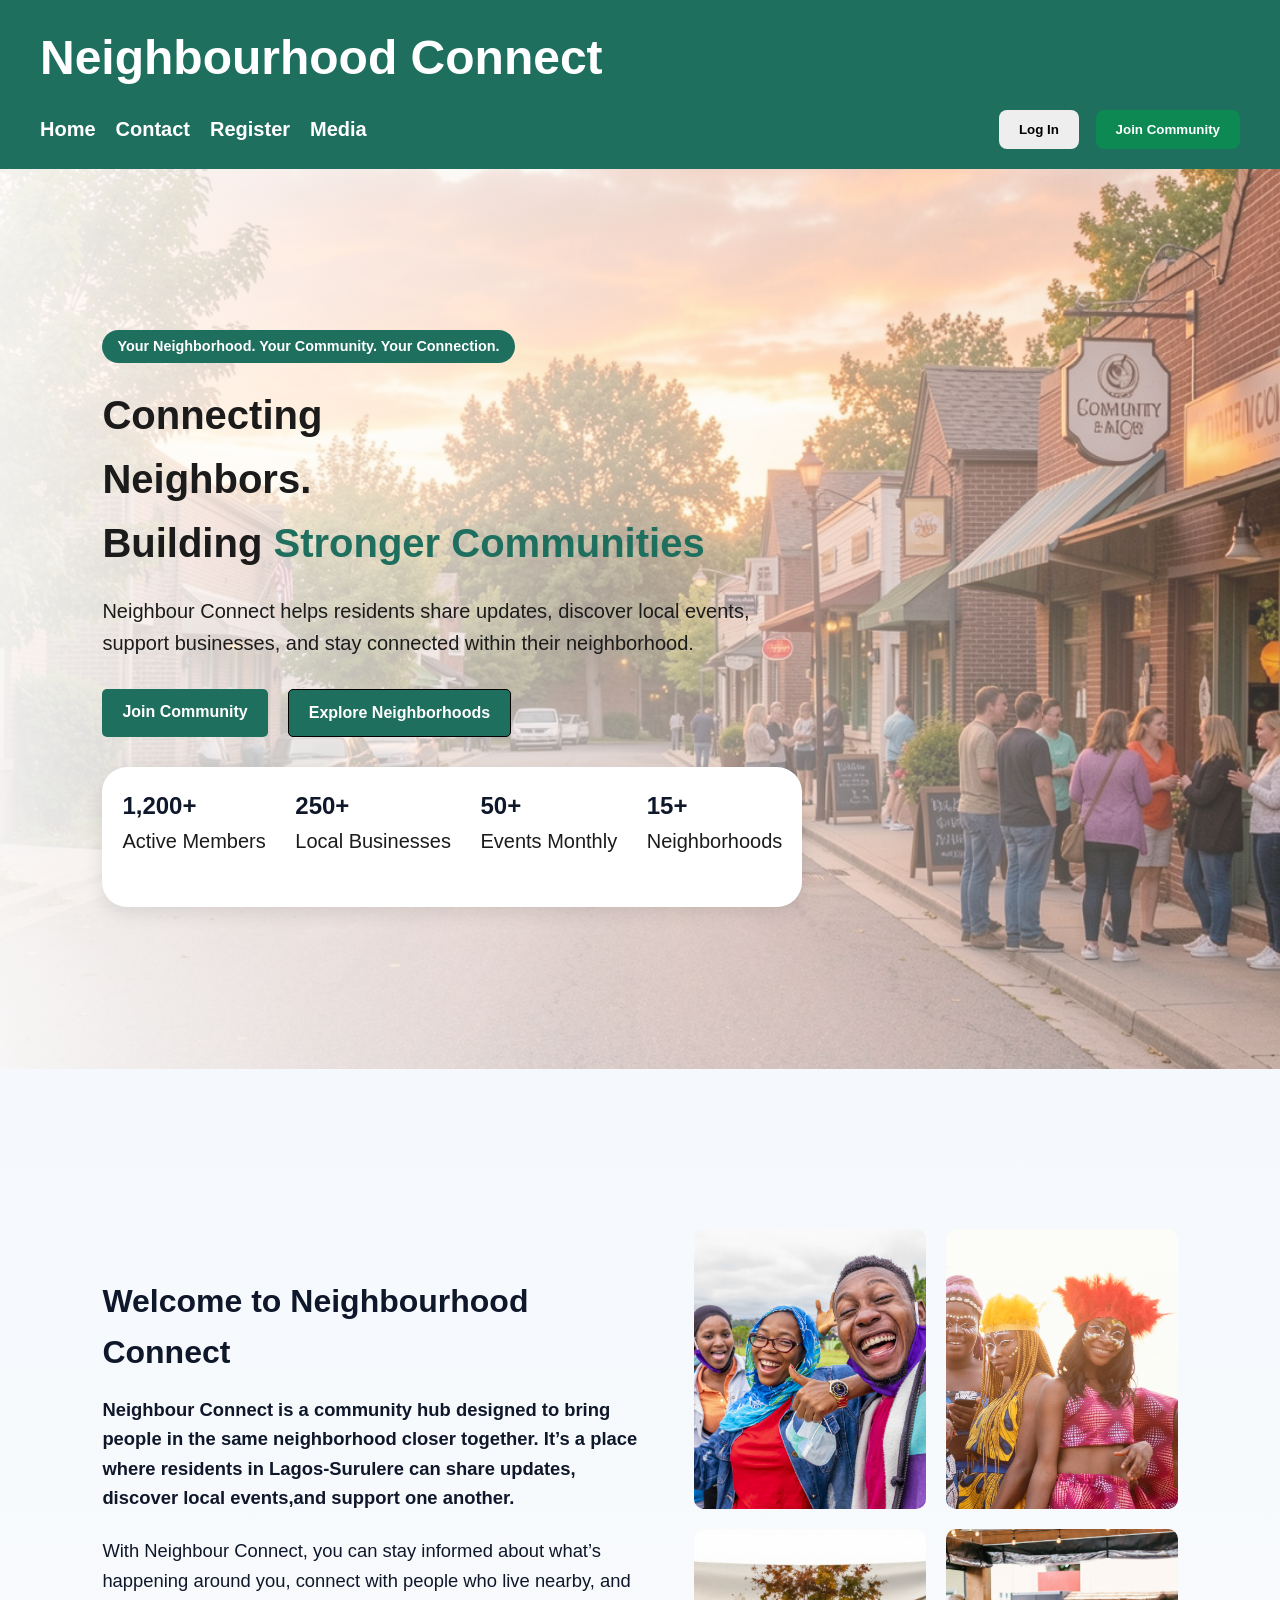
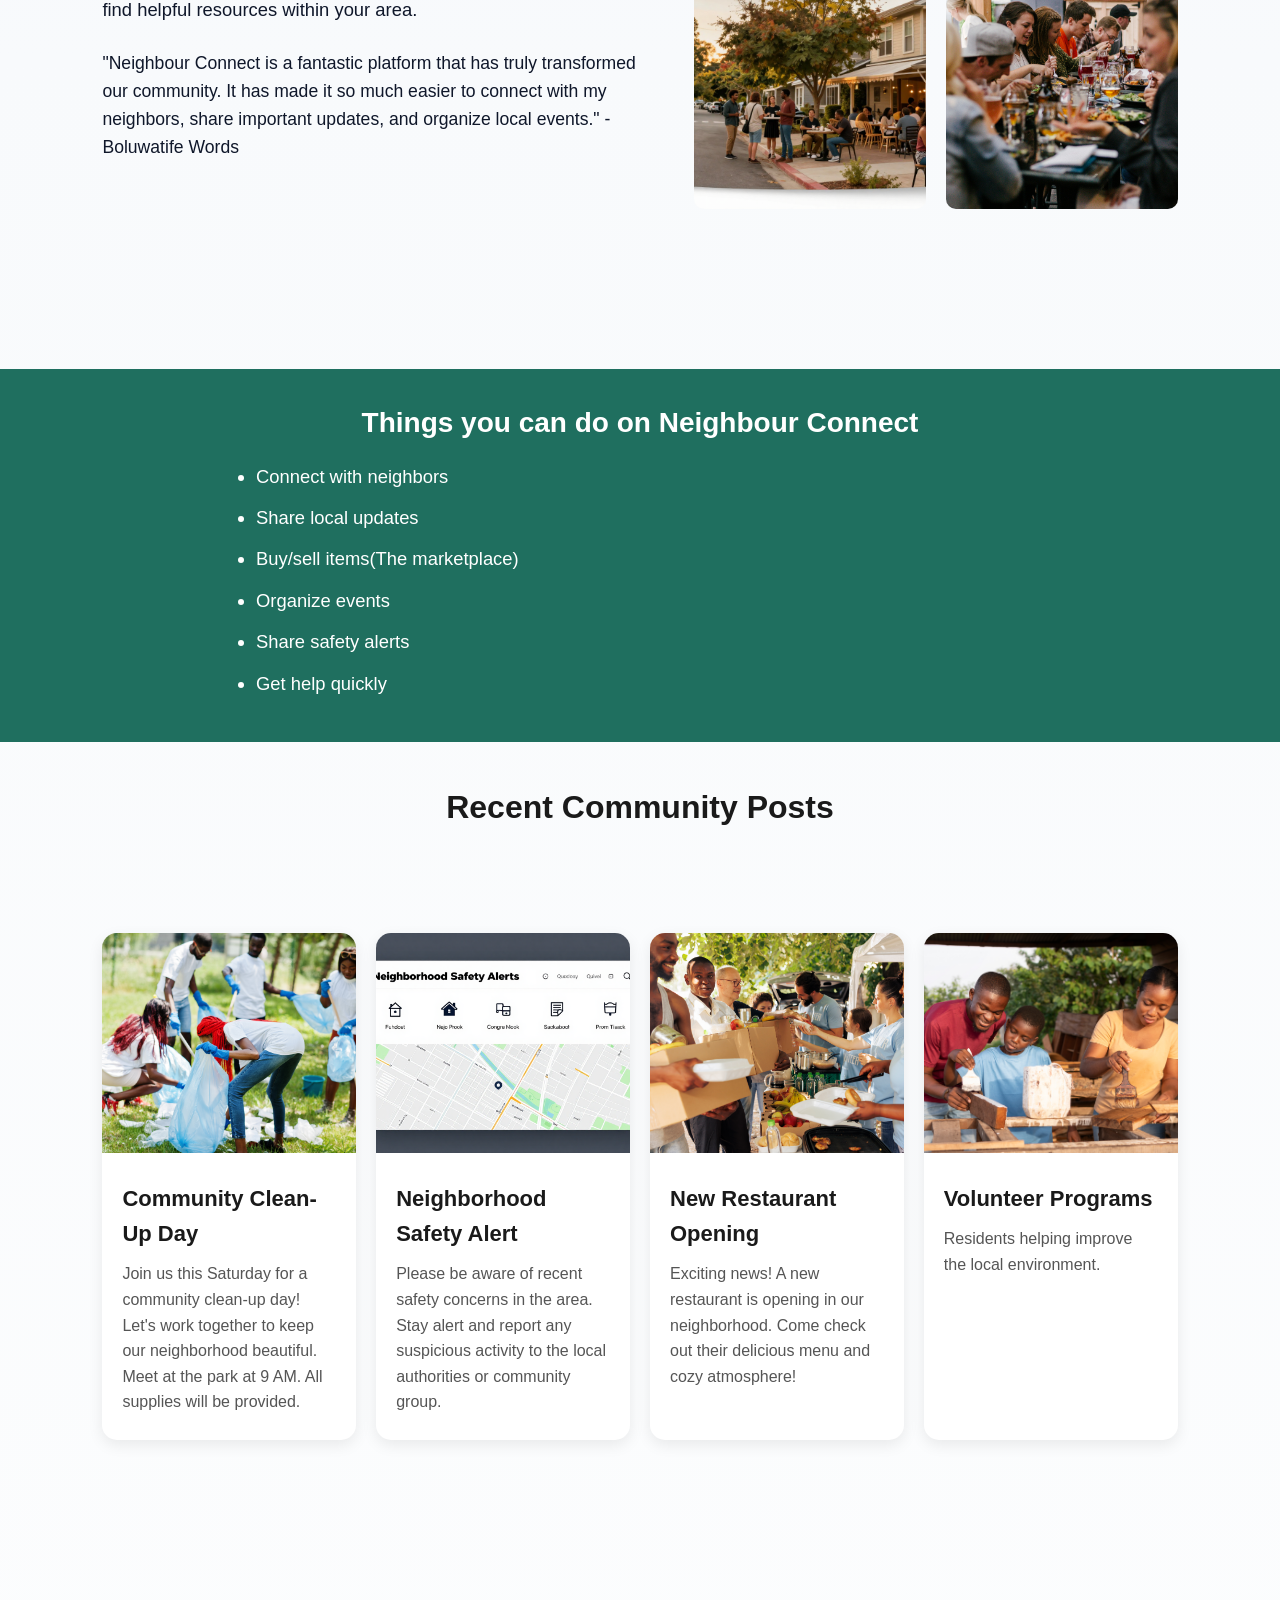
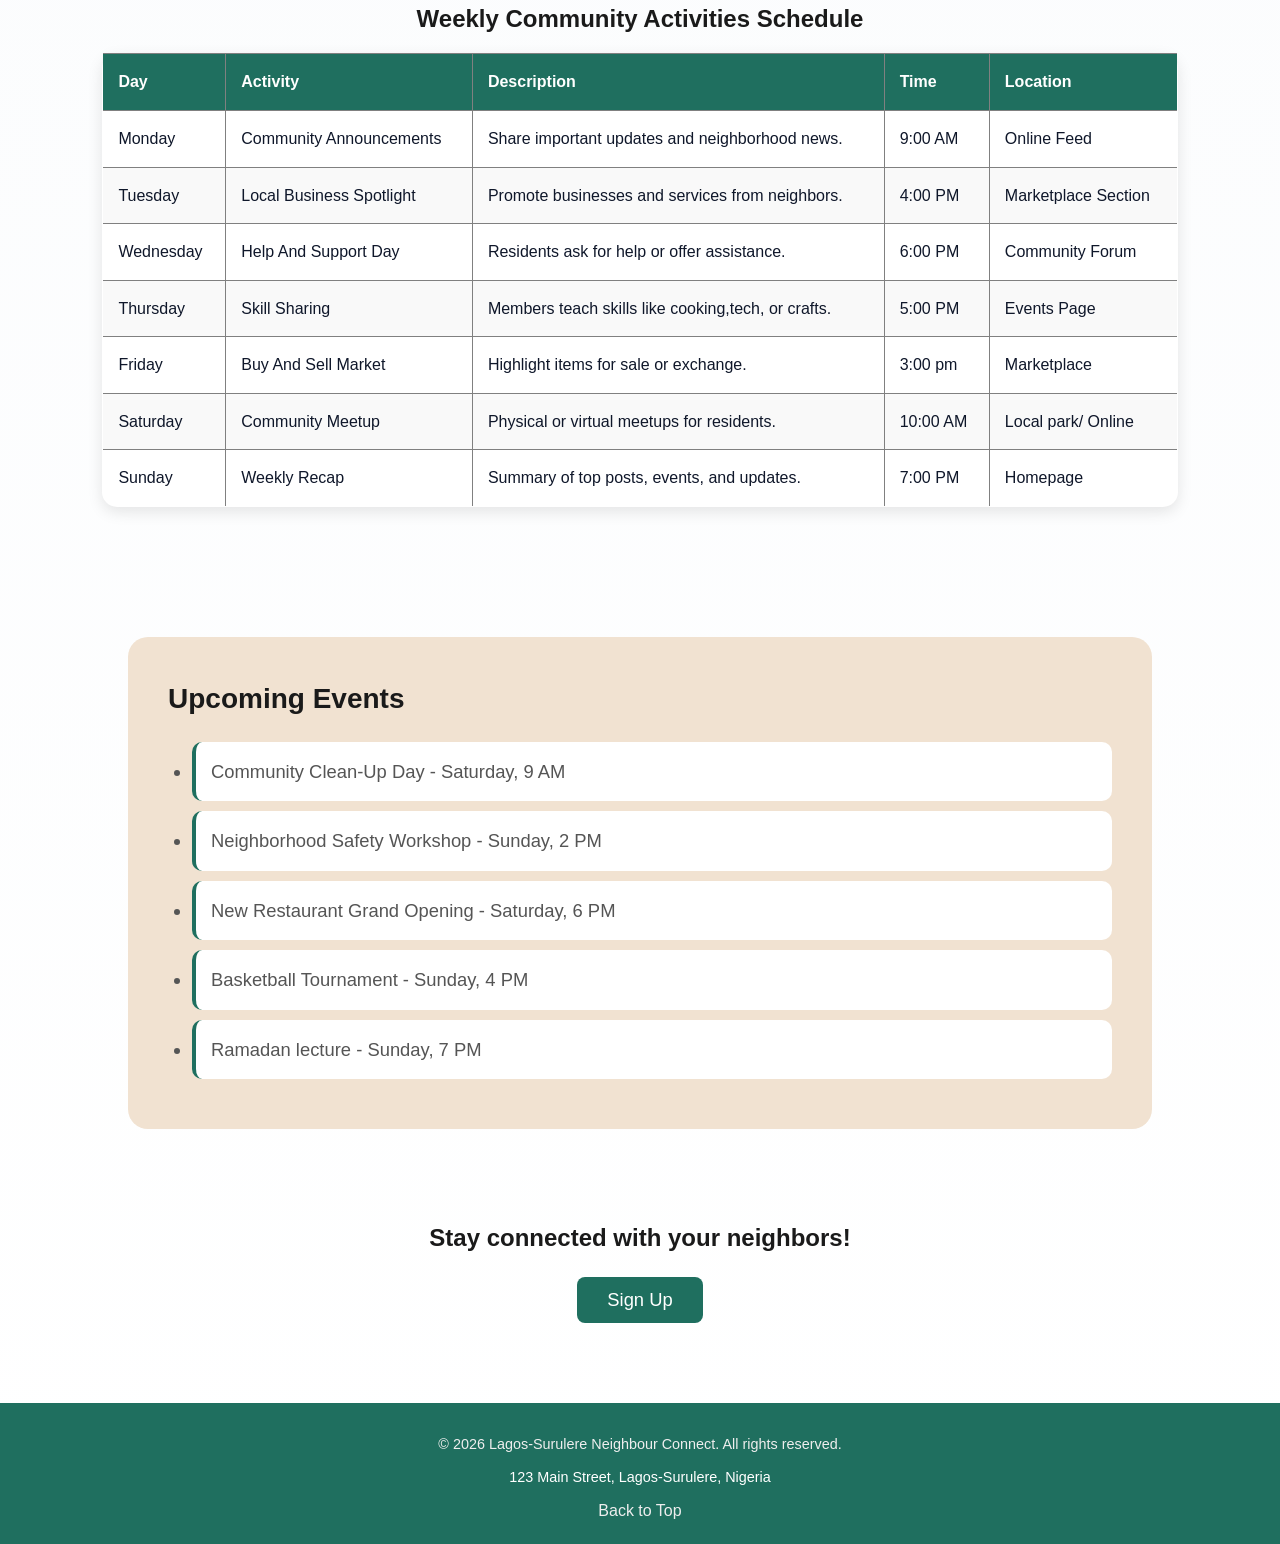
<file: index.html>
<!DOCTYPE html>
<html lang="en">
<head>
    <meta charset="UTF-8">
    <meta name="viewport" content="width=device-width, initial-scale=1.0">
    <title>Neighbour Connect</title>
    <link rel="stylesheet" href="Css/styles.css">
</head>
<body>
    <header>
        <h1>Neighbourhood Connect</h1>
        <div class="nav_login-container">
            <nav>
                <ul>
                    <li><a href="index.html">Home</a></li>
                    <li><a href="html/contact.html">Contact</a></li>
                    <li><a href="html/Registration.html">Register</a></li>
                    <li><a href="html/media2.html">Media</a></li>
                </ul>
            </nav>
            <div class="nav-buttons">
                <button class="login-btn">Log In</button>
                <button class="join-btn">Join Community</button>
            </div>
        </div>
    </header>
    <main>
        <section class="hero">
            <div class="overlay"></div>
            <div class="hero-content">
              <div class="badge">
                Your Neighborhood. Your Community. Your Connection.
              </div>
    
              <h1>Connecting <br> Neighbors. <br> Building <span> Stronger Communities</span>
              </h1>

              <p>
              Neighbour Connect helps residents share updates,
              discover local events, support businesses,
              and stay connected within their neighborhood.
             </p>

              <div class="hero-buttons">
                <a href="html/Registration.html" class="btn-primary">Join Community</a>
                <a href="#" class="btn-secondary">Explore Neighborhoods</a>
              </div>

              <!-- <div class="features">

                <div class="feature-box">
                  <h3>Share Updates</h3>
                  <p>Post and stay informed</p>
                </div> 

                <div class="feature-box">
                  <h3>Discover Events</h3>
                  <p>Join local happenings</p>
                </div>

                <div class="feature-box">
                  <h3>Support Businesses</h3>
                  <p>Shop local businesses</p>
                </div>
              </div> -->
              <div class="stats">

                <div class="stat-box">
                  <h2>1,200+</h2>
                  <p>Active Members</p>
                </div>

                <div class="stat-box">
                  <h2>250+</h2>
                  <p>Local Businesses</p>
                </div>

                <div class="stat-box">
                  <h2>50+</h2>
                  <p>Events Monthly</p>
                </div>

                <div class="stat-box">
                  <h2>15+</h2>
                  <p>Neighborhoods</p>
                </div>
              </div>
            </div>

           <!-- <div class="hero-image">
              <figure>
                <img src="images/Ist picture.jpg" alt="A picture of community together" width="900" height="500">
                <figcaption>Neighbourhood Connect</figcaption>
              </figure>  
            </div> -->
        </section>

        <section id="content" class="content_section">
            <div class="content-text">
            <h2 id="top">Welcome to Neighbourhood Connect</h2>
            <p> <strong>Neighbour Connect is a community hub designed to bring people in the same neighborhood closer together. It’s a place where residents in Lagos-Surulere can share updates, discover local events,and support one another.</strong></p>
            <p> With Neighbour Connect, you can stay informed about what’s happening around you, connect with people who live nearby, and find helpful resources within your area.</p>
                <blockquote cite="Boluwatife Words">
                    "Neighbour Connect is a fantastic platform that has truly transformed our community. It has made it so much easier to connect with my neighbors, share important updates, and organize local events." - Boluwatife Words
                </blockquote>
            </div>
            <div class="content-image">
                    <img src="images/Ist picture.jpg">
                    <img src="images/carnival.jpg" >
                    <img src="images/since.png">
                    <img src="images/US.jpg">
            </div>
        </section>
        <section class="content_section" id="features">
            <h4>Things you can do on Neighbour Connect</h4>
                <ul>
                    <li>Connect with neighbors</li>
                    <li>Share local updates</li>
                    <li>Buy/sell items(The marketplace)</li>
                    <li>Organize events</li>
                    <li>Share safety alerts</li>
                    <li>Get help quickly</li>
                </ul>
        </section>
        <h1 class="section-title">Recent Community Posts</h1>
        <section class="content_section gallery-section">
            <div class="gallery-card">
            <img src="images/cleaning.jpg" alt="Community clean-up day">
                <h3>Community Clean-Up Day</h3>
                <p>Join us this Saturday for a community clean-up day!
                    Let's work together to keep our neighborhood beautiful.
                    Meet at the park at 9 AM. All supplies will be provided.</p>
            </div>
            <div class="gallery-card">
            <img src="images/safety-alerts.png" alt="Neighborhood safety alert">
                <h3>Neighborhood Safety Alert</h3>
                <p>Please be aware of recent safety concerns in the area.
                    Stay alert and report any suspicious activity to the local authorities or community group.</p>
            </div>
             <div class="gallery-card">
            <img src="images/food.jpg" alt="New restaurant opening">
                <h3>New Restaurant Opening</h3>
                <p>Exciting news! A new restaurant is opening in our neighborhood.
                    Come check out their delicious menu and cozy atmosphere!</p>
            </div> 
            <div class="gallery-card">
            <img src="images/projects.jpg" alt="Volunteer programs">
                <h3>Volunteer Programs</h3>
                <p>Residents helping improve the local environment.</p>
            </div>   
        </section>

        <section class="content_section table-section">
            <table border="1" cellpadding="10" cellspacing="0" class="schedule-table">
                <caption>Weekly Community Activities Schedule</caption>
                <thead>
                    <tr>
                        <th>Day</th>
                        <th>Activity</th>
                        <th>Description</th>
                        <th>Time</th>
                        <th>Location</th>
                    </tr>
                </thead>

                <tbody>
                    <tr>
                        <td>Monday</td>
                        <td>Community Announcements</td>
                        <td>Share important updates and neighborhood news.</td>
                        <td>9:00 AM</td>
                        <td>Online Feed</td>
                    </tr>
                    <tr>
                        <td>Tuesday</td>
                        <td>Local Business Spotlight</td>
                        <td>Promote businesses and services from neighbors.</td>
                        <td>4:00 PM</td>
                        <td>Marketplace Section</td>
                    </tr>

                    <tr>
                        <td>Wednesday</td>
                        <td>Help And Support Day</td>
                        <td>Residents ask for help or offer assistance.</td>
                        <td>6:00 PM</td>
                        <td>Community Forum</td>
                    </tr>

                    <tr>
                        <td>Thursday</td>
                        <td>Skill Sharing</td>
                        <td>Members teach skills like cooking,tech, or crafts.</td>
                        <td>5:00 PM</td>
                        <td>Events Page</td>
                    </tr>

                    <tr>
                        <td>Friday</td>
                        <td>Buy And Sell Market</td>
                        <td>Highlight items for sale or exchange.</td>
                        <td>3:00 pm</td>
                        <td>Marketplace</td>
                    </tr>

                    <tr>
                        <td>Saturday</td>
                        <td>Community Meetup</td>
                        <td>Physical or virtual meetups for residents.</td>
                        <td>10:00 AM</td>
                        <td>Local park/ Online</td>
                    </tr>

                    <tr>
                        <td>Sunday</td>
                        <td>Weekly Recap</td>
                        <td>Summary of top posts, events, and updates.</td>
                        <td>7:00 PM</td>
                        <td>Homepage</td>
                    </tr>
                </tbody>
            </table>
        </section>

        <section class="content_section events-section">
            <h2>Upcoming Events</h2>
            <ul>
                <li>Community Clean-Up Day - Saturday, 9 AM</li>
                <li>Neighborhood Safety Workshop - Sunday, 2 PM</li>
                <li>New Restaurant Grand Opening - Saturday, 6 PM</li>
                <li>Basketball Tournament - Sunday, 4 PM</li>
                <li>Ramadan lecture - Sunday, 7 PM</li>
            </ul>
        </section>

        <section class="content_section signup-section">
            <h4>Stay connected with your neighbors!</h4>
            <button> <a href="html/Registration.html">Sign Up</a></button>
        </section>

        <footer class="footer">
            <p>&copy; 2026 Lagos-Surulere Neighbour Connect. All rights reserved.</p>
            <address>
                123 Main Street, Lagos-Surulere, Nigeria<br>
            </address>
            <a href="#top">Back to Top</a>
        </footer>
        
    </main>
</body>
</html>
</file>
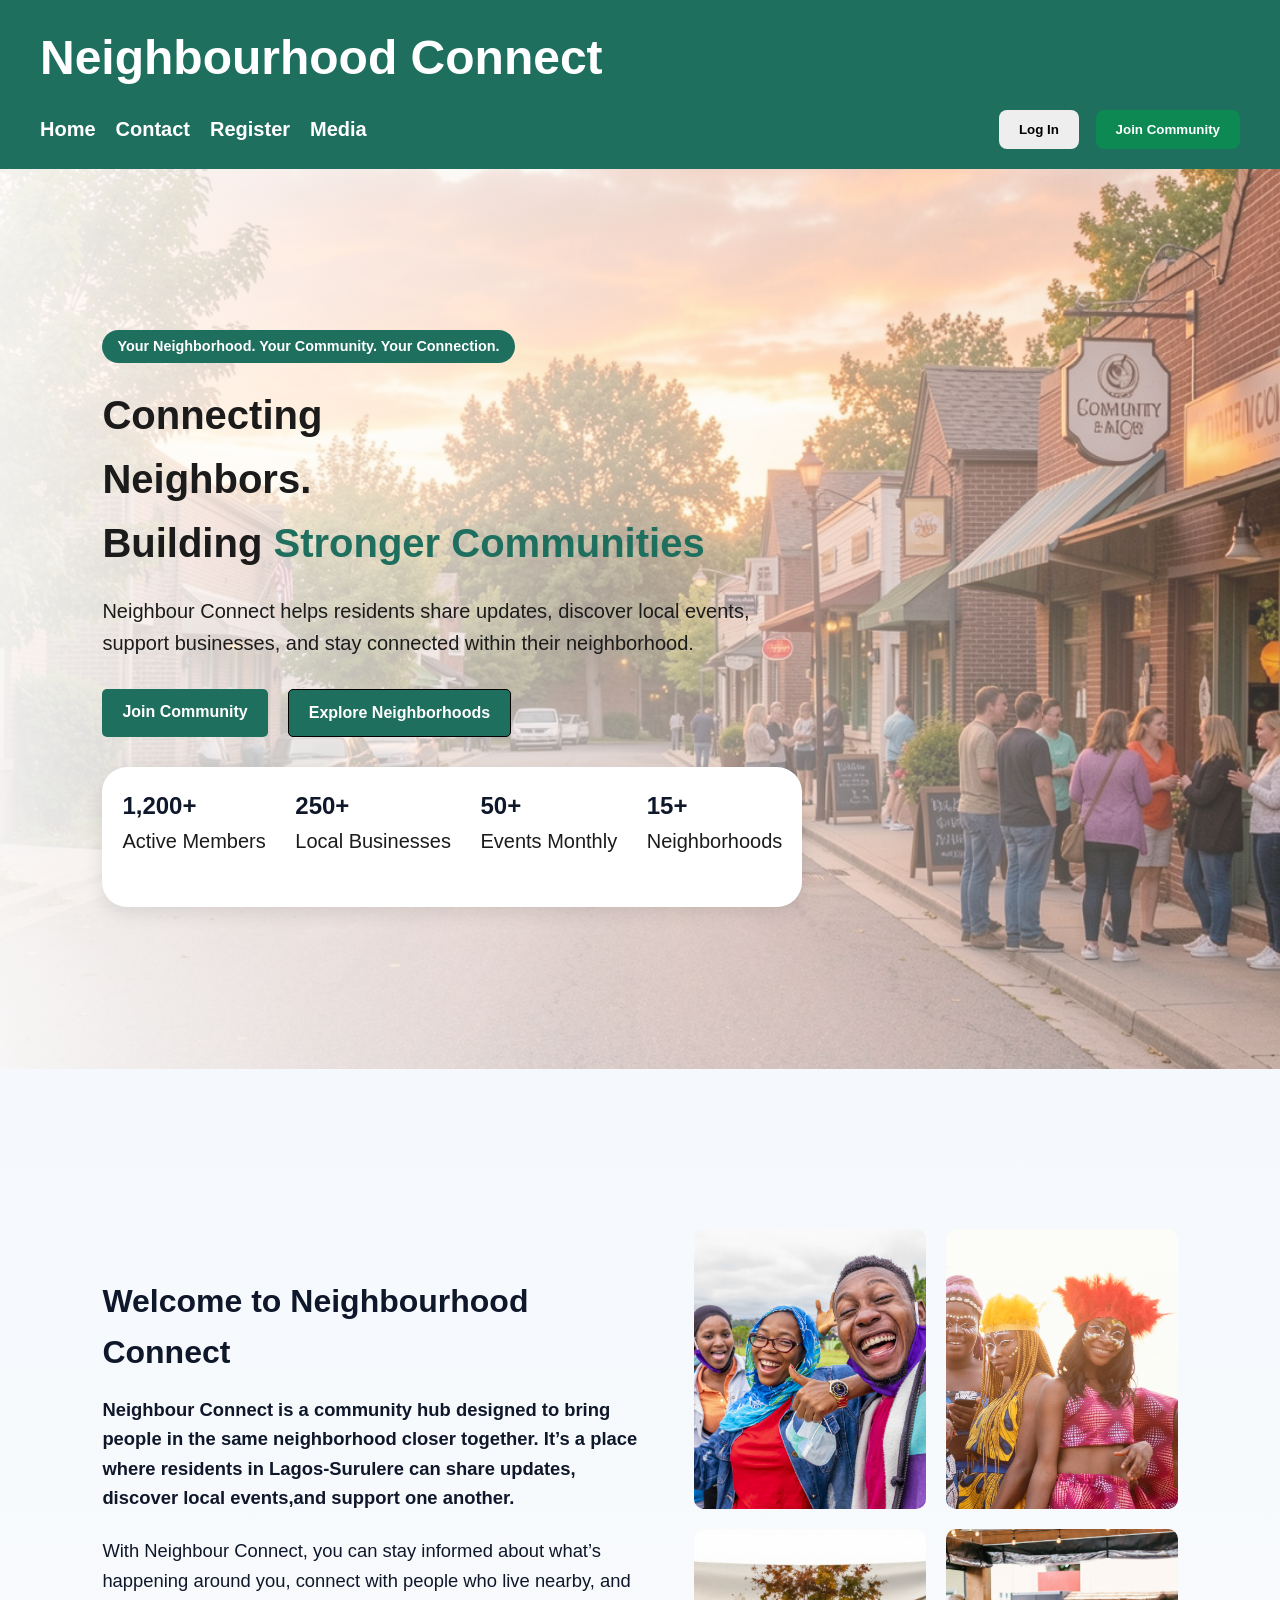
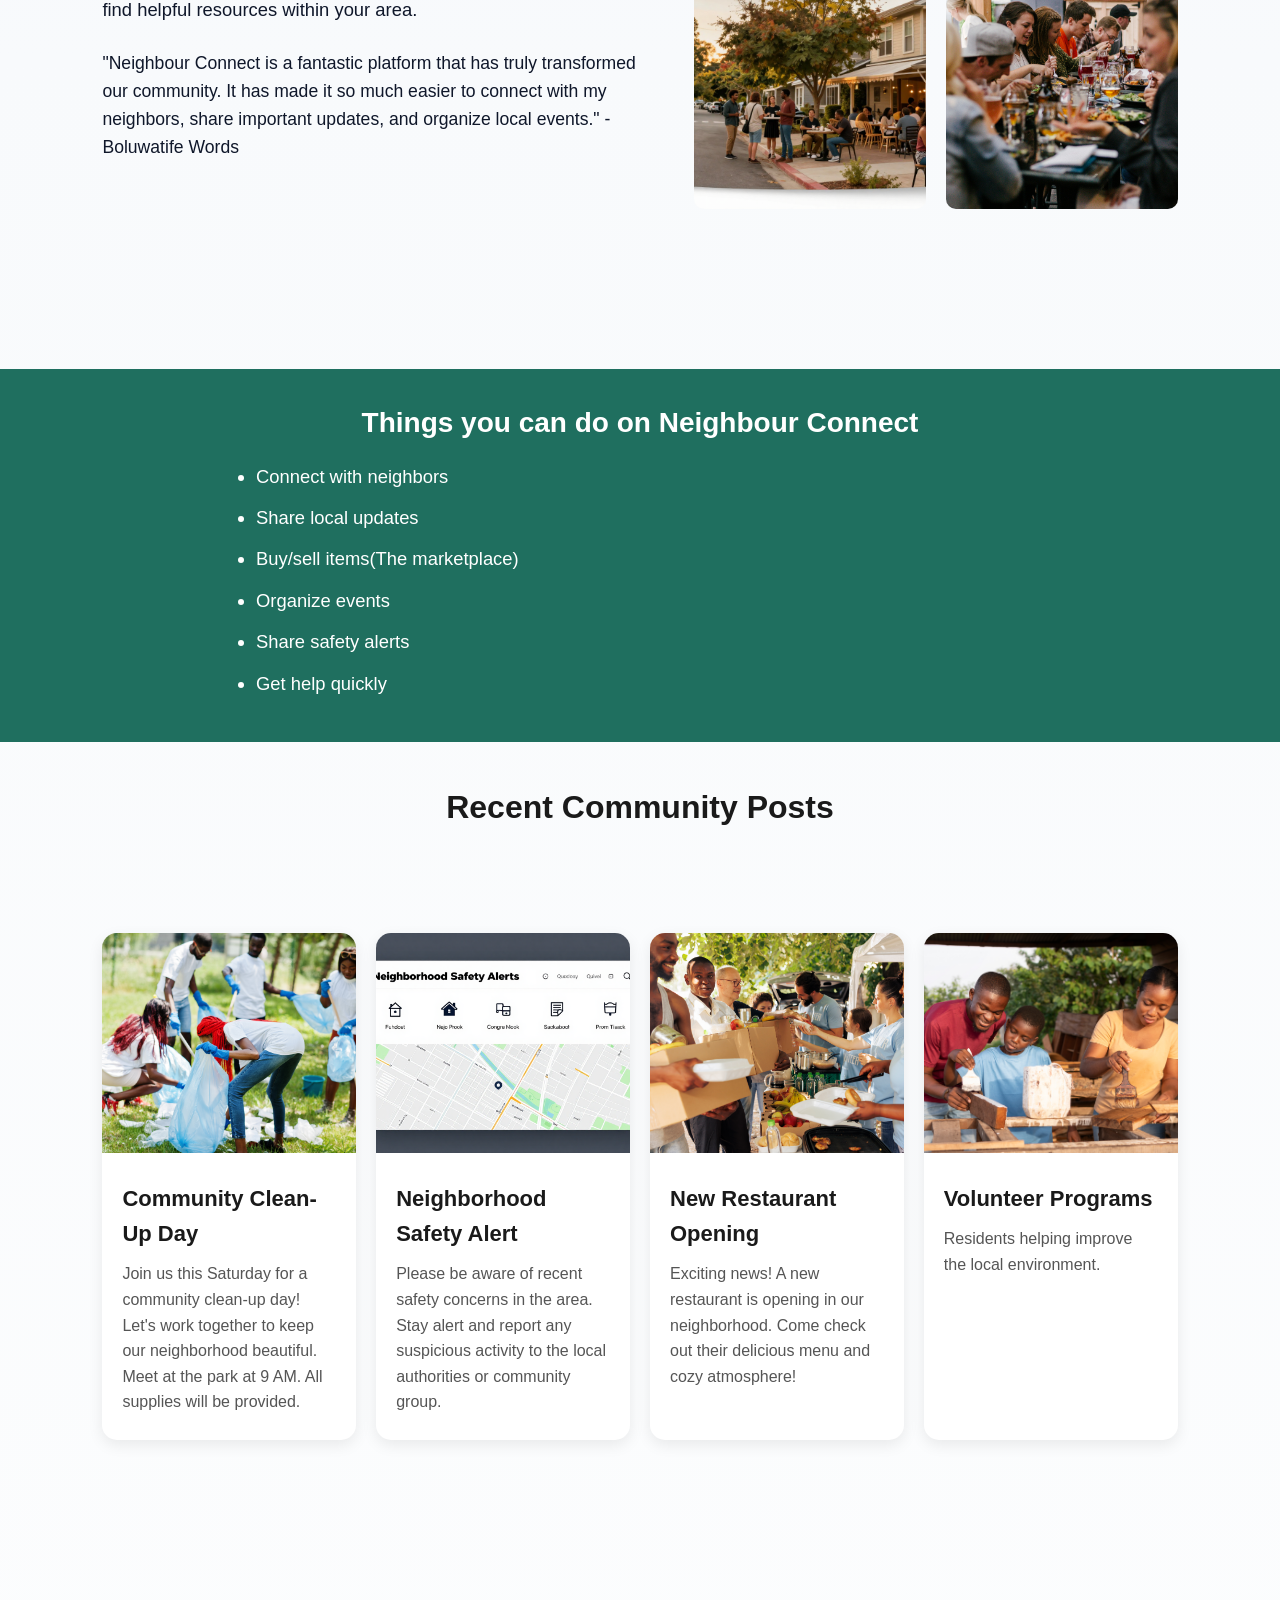
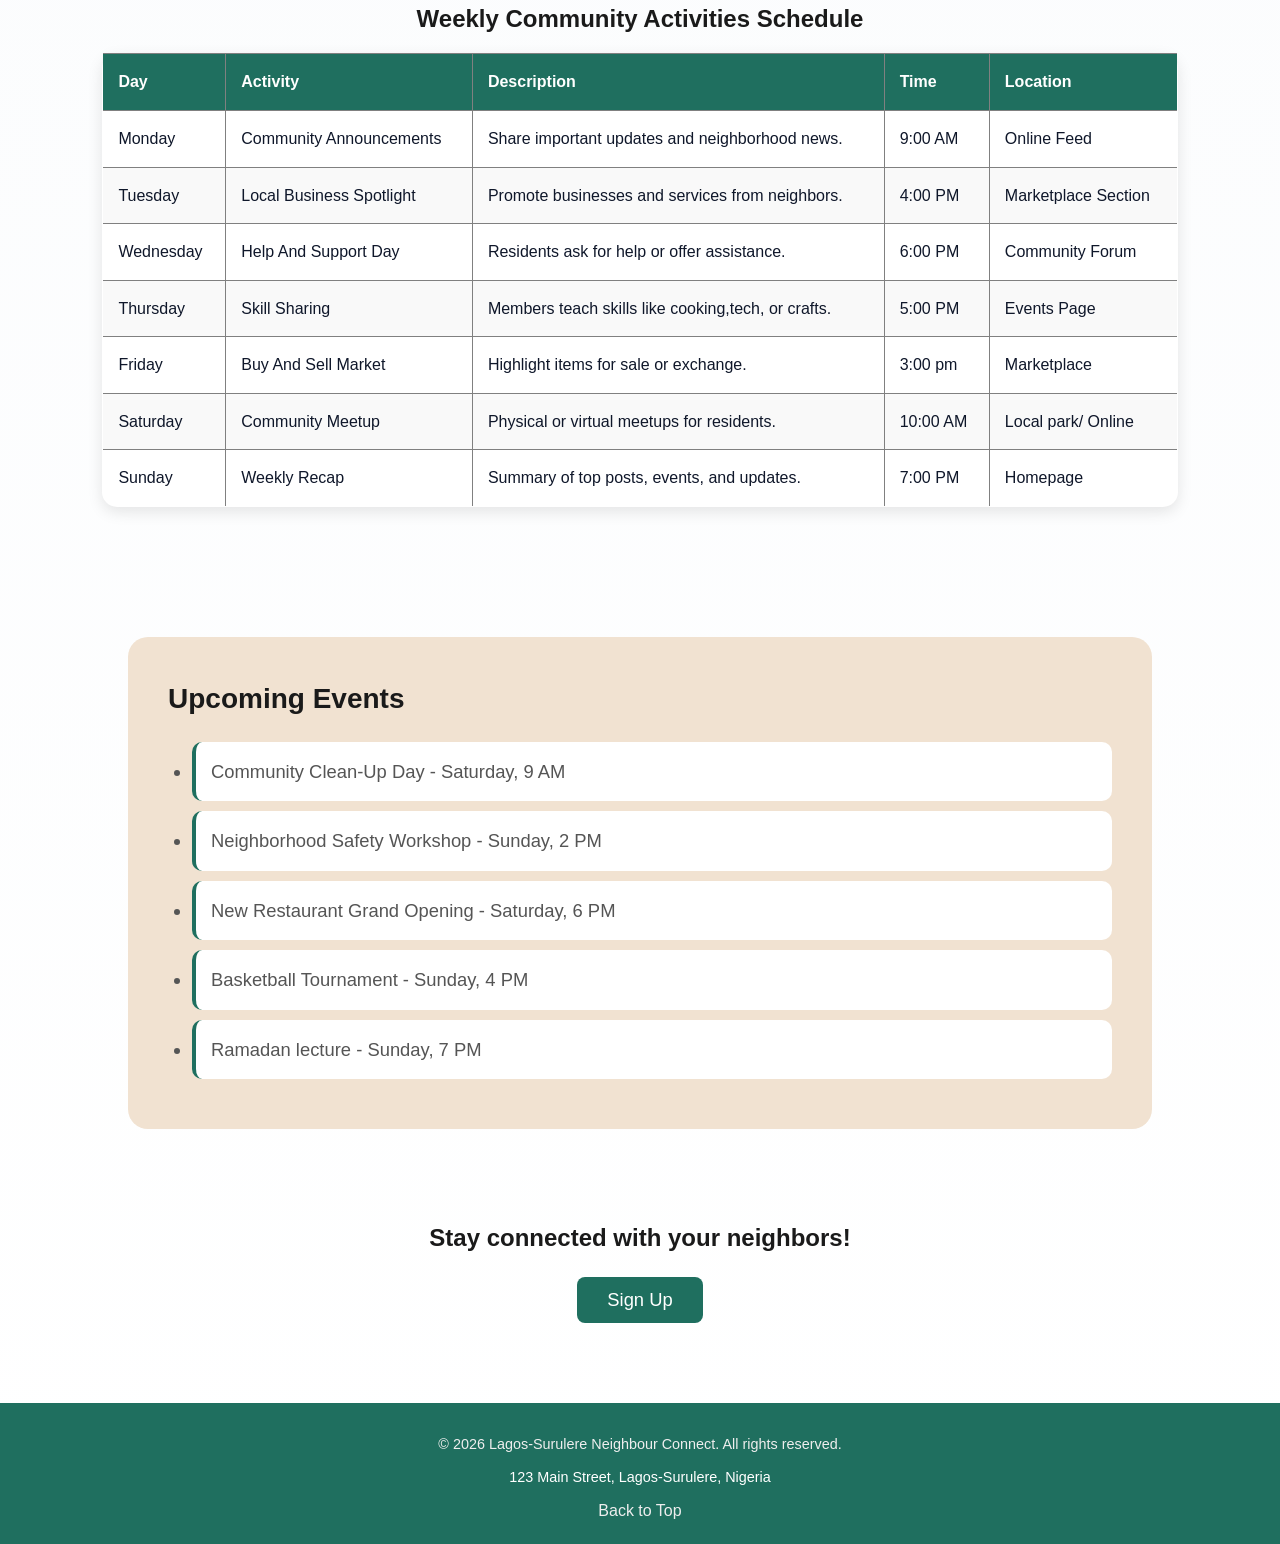
<file: html/index.html>
<!DOCTYPE html>
<html lang="en">
<head>
    <meta charset="UTF-8">
    <meta name="viewport" content="width=device-width, initial-scale=1.0">
    <title>Neighbour Connect</title>
    <link rel="stylesheet" href="../Css/styles.css">
</head>
<body>
    <header>
        <h1>Neighbourhood Connect</h1>
        <div class="nav_login-container">
            <nav>
                <ul>
                    <li><a href="index.html">Home</a></li>
                    <li><a href="contact.html">Contact</a></li>
                    <li><a href="Registration.html">Register</a></li>
                    <li><a href="media2.html">Media</a></li>
                </ul>
            </nav>
            <div class="nav-buttons">
                <button class="login-btn">Log In</button>
                <button class="join-btn">Join Community</button>
            </div>
        </div>
    </header>
    <main>
        <section class="hero">
            <div class="overlay"></div>
            <div class="hero-content">
              <div class="badge">
                Your Neighborhood. Your Community. Your Connection.
              </div>
    
              <h1>Connecting <br> Neighbors. <br> Building <span> Stronger Communities</span>
              </h1>

              <p>
              Neighbour Connect helps residents share updates,
              discover local events, support businesses,
              and stay connected within their neighborhood.
             </p>

              <div class="hero-buttons">
                <a href="Registration.html" class="btn-primary">Join Community</a>
                <a href="#" class="btn-secondary">Explore Neighborhoods</a>
              </div>

              <!-- <div class="features">

                <div class="feature-box">
                  <h3>Share Updates</h3>
                  <p>Post and stay informed</p>
                </div> 

                <div class="feature-box">
                  <h3>Discover Events</h3>
                  <p>Join local happenings</p>
                </div>

                <div class="feature-box">
                  <h3>Support Businesses</h3>
                  <p>Shop local businesses</p>
                </div>
              </div> -->
              <div class="stats">

                <div class="stat-box">
                  <h2>1,200+</h2>
                  <p>Active Members</p>
                </div>

                <div class="stat-box">
                  <h2>250+</h2>
                  <p>Local Businesses</p>
                </div>

                <div class="stat-box">
                  <h2>50+</h2>
                  <p>Events Monthly</p>
                </div>

                <div class="stat-box">
                  <h2>15+</h2>
                  <p>Neighborhoods</p>
                </div>
              </div>
            </div>

           <!-- <div class="hero-image">
              <figure>
                <img src="../images/Ist picture.jpg" alt="A picture of community together" width="900" height="500">
                <figcaption>Neighbourhood Connect</figcaption>
              </figure>  
            </div> -->
        </section>

        <section id="content" class="content_section">
            <div class="content-text">
            <h2 id="top">Welcome to Neighbourhood Connect</h2>
            <p> <strong>Neighbour Connect is a community hub designed to bring people in the same neighborhood closer together. It’s a place where residents in Lagos-Surulere can share updates, discover local events,and support one another.</strong></p>
            <p> With Neighbour Connect, you can stay informed about what’s happening around you, connect with people who live nearby, and find helpful resources within your area.</p>
                <blockquote cite="Boluwatife Words">
                    "Neighbour Connect is a fantastic platform that has truly transformed our community. It has made it so much easier to connect with my neighbors, share important updates, and organize local events." - Boluwatife Words
                </blockquote>
            </div>
            <div class="content-image">
                    <img src="../images/Ist picture.jpg">
                    <img src="../images/carnival.jpg" >
                    <img src="../images/since.png">
                    <img src="../images/US.jpg">
            </div>
        </section>
        <section class="content_section" id="features">
            <h4>Things you can do on Neighbour Connect</h4>
                <ul>
                    <li>Connect with neighbors</li>
                    <li>Share local updates</li>
                    <li>Buy/sell items(The marketplace)</li>
                    <li>Organize events</li>
                    <li>Share safety alerts</li>
                    <li>Get help quickly</li>
                </ul>
        </section>
        <h1 class="section-title">Recent Community Posts</h1>
        <section class="content_section gallery-section">
            <div class="gallery-card">
            <img src="../images/cleaning.jpg" alt="Community clean-up day">
                <h3>Community Clean-Up Day</h3>
                <p>Join us this Saturday for a community clean-up day!
                    Let's work together to keep our neighborhood beautiful.
                    Meet at the park at 9 AM. All supplies will be provided.</p>
            </div>
            <div class="gallery-card">
            <img src="../images/safety-alerts.png" alt="Neighborhood safety alert">
                <h3>Neighborhood Safety Alert</h3>
                <p>Please be aware of recent safety concerns in the area.
                    Stay alert and report any suspicious activity to the local authorities or community group.</p>
            </div>
             <div class="gallery-card">
            <img src="../images/food.jpg" alt="New restaurant opening">
                <h3>New Restaurant Opening</h3>
                <p>Exciting news! A new restaurant is opening in our neighborhood.
                    Come check out their delicious menu and cozy atmosphere!</p>
            </div> 
            <div class="gallery-card">
            <img src="../images/projects.jpg" alt="Volunteer programs">
                <h3>Volunteer Programs</h3>
                <p>Residents helping improve the local environment.</p>
            </div>   
        </section>

        <section class="content_section table-section">
            <table border="1" cellpadding="10" cellspacing="0" class="schedule-table">
                <caption>Weekly Community Activities Schedule</caption>
                <thead>
                    <tr>
                        <th>Day</th>
                        <th>Activity</th>
                        <th>Description</th>
                        <th>Time</th>
                        <th>Location</th>
                    </tr>
                </thead>

                <tbody>
                    <tr>
                        <td>Monday</td>
                        <td>Community Announcements</td>
                        <td>Share important updates and neighborhood news.</td>
                        <td>9:00 AM</td>
                        <td>Online Feed</td>
                    </tr>
                    <tr>
                        <td>Tuesday</td>
                        <td>Local Business Spotlight</td>
                        <td>Promote businesses and services from neighbors.</td>
                        <td>4:00 PM</td>
                        <td>Marketplace Section</td>
                    </tr>

                    <tr>
                        <td>Wednesday</td>
                        <td>Help And Support Day</td>
                        <td>Residents ask for help or offer assistance.</td>
                        <td>6:00 PM</td>
                        <td>Community Forum</td>
                    </tr>

                    <tr>
                        <td>Thursday</td>
                        <td>Skill Sharing</td>
                        <td>Members teach skills like cooking,tech, or crafts.</td>
                        <td>5:00 PM</td>
                        <td>Events Page</td>
                    </tr>

                    <tr>
                        <td>Friday</td>
                        <td>Buy And Sell Market</td>
                        <td>Highlight items for sale or exchange.</td>
                        <td>3:00 pm</td>
                        <td>Marketplace</td>
                    </tr>

                    <tr>
                        <td>Saturday</td>
                        <td>Community Meetup</td>
                        <td>Physical or virtual meetups for residents.</td>
                        <td>10:00 AM</td>
                        <td>Local park/ Online</td>
                    </tr>

                    <tr>
                        <td>Sunday</td>
                        <td>Weekly Recap</td>
                        <td>Summary of top posts, events, and updates.</td>
                        <td>7:00 PM</td>
                        <td>Homepage</td>
                    </tr>
                </tbody>
            </table>
        </section>

        <section class="content_section events-section">
            <h2>Upcoming Events</h2>
            <ul>
                <li>Community Clean-Up Day - Saturday, 9 AM</li>
                <li>Neighborhood Safety Workshop - Sunday, 2 PM</li>
                <li>New Restaurant Grand Opening - Saturday, 6 PM</li>
                <li>Basketball Tournament - Sunday, 4 PM</li>
                <li>Ramadan lecture - Sunday, 7 PM</li>
            </ul>
        </section>

        <section class="content_section signup-section">
            <h4>Stay connected with your neighbors!</h4>
            <button> <a href="Registration.html">Sign Up</a></button>
        </section>

        <footer class="footer">
            <p>&copy; 2026 Lagos-Surulere Neighbour Connect. All rights reserved.</p>
            <address>
                123 Main Street, Lagos-Surulere, Nigeria<br>
            </address>
            <a href="#top">Back to Top</a>
        </footer>
        
    </main>
</body>
</html>
</file>
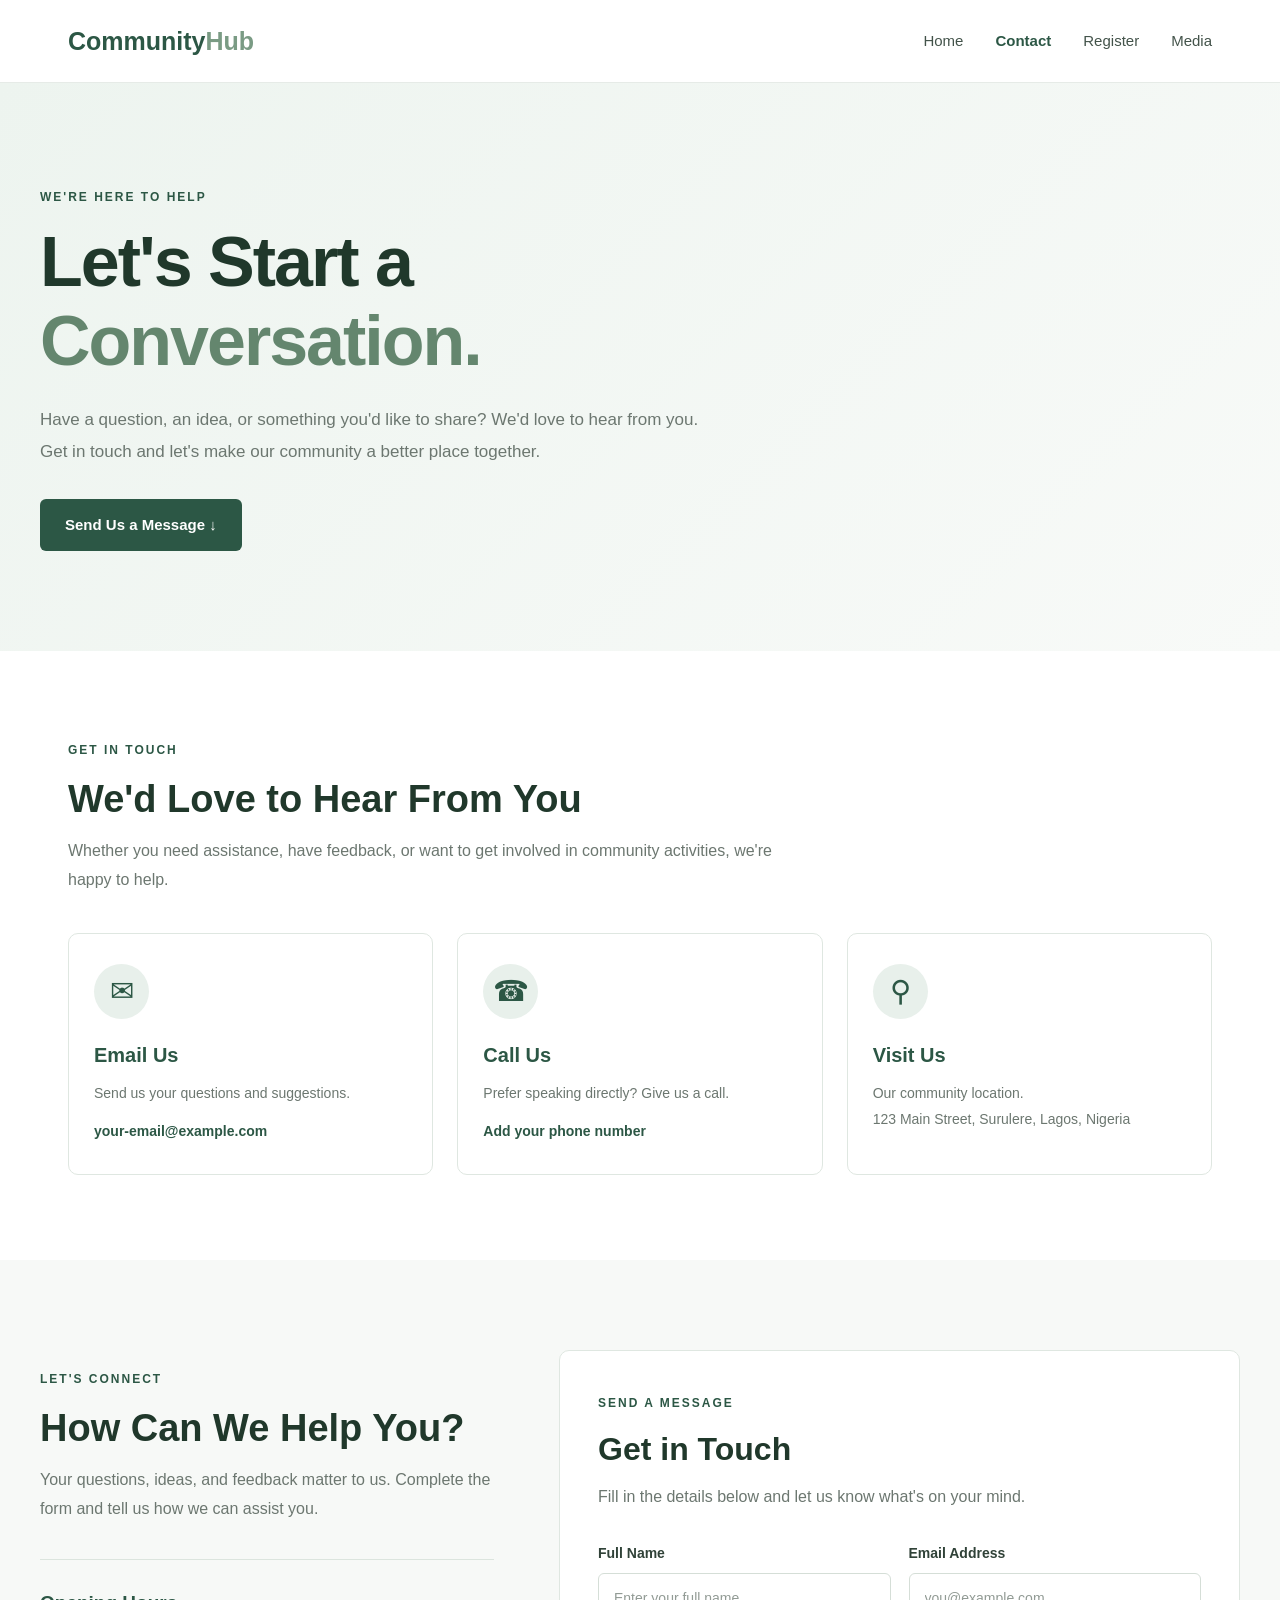
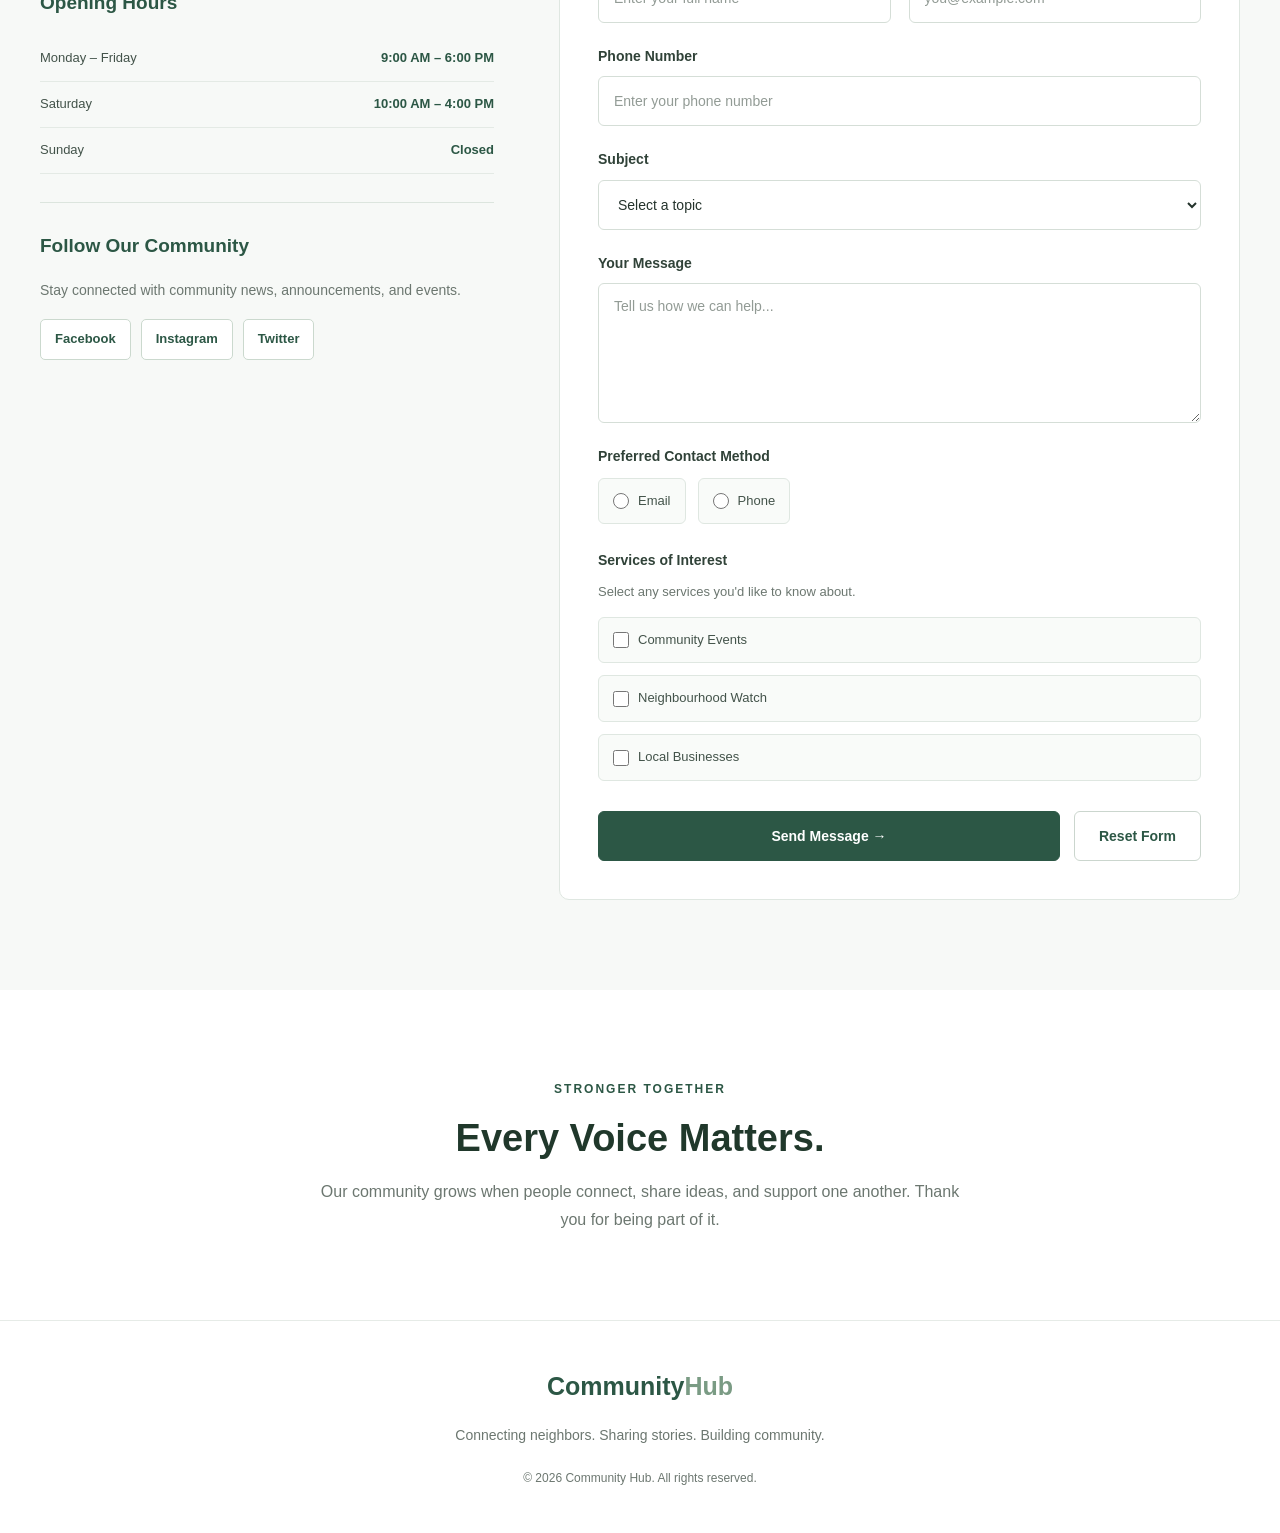
<file: html/contact.html>
<!DOCTYPE html>
<html lang="en">
<head>
    <meta charset="UTF-8">
    <meta name="viewport" content="width=device-width, initial-scale=1.0">
    <title>Contact Us | Community Hub</title>
    <link rel="stylesheet" href="../Css/contact.css">
</head>
<body>

    <!-- Navigation -->
    <header class="site-header">
        <div class="navbar">
            <a href="index.html" class="logo">
                Community<span>Hub</span>
            </a>

            <nav>
                <ul>
                    <li><a href="index.html">Home</a></li>
                    <li><a href="contact.html" class="active">Contact</a></li>
                    <li><a href="Registration.html">Register</a></li>
                    <li><a href="media2.html">Media</a></li>
                </ul>
            </nav>
        </div>
    </header>

    <main>

        <!-- Hero section -->
        <section class="hero">
            <div class="hero-content">
                <span class="eyebrow">WE'RE HERE TO HELP</span>

                <h1>Let's Start a<br>
                    <span>Conversation.</span>
                </h1>

                <p>
                    Have a question, an idea, or something you'd like to share?
                    We'd love to hear from you. Get in touch and let's make
                    our community a better place together.
                </p>

                <a href="#contact-form" class="hero-btn">
                    Send Us a Message &darr;
                </a>
            </div>
        </section>

        <!-- Contact information -->
        <section class="contact-section">

            <div class="section-heading">
                <span class="eyebrow">GET IN TOUCH</span>
                <h2>We'd Love to Hear From You</h2>
                <p>
                    Whether you need assistance, have feedback, or want to
                    get involved in community activities, we're happy to help.
                </p>
            </div>

            <div class="contact-grid">

                <article class="info-card">
                    <div class="info-icon">&#9993;</div>
                    <h3>Email Us</h3>
                    <p>Send us your questions and suggestions.</p>
                    <a href="mailto:your-email@example.com">
                        your-email@example.com
                    </a>
                </article>

                <article class="info-card">
                    <div class="info-icon">&#9742;</div>
                    <h3>Call Us</h3>
                    <p>Prefer speaking directly? Give us a call.</p>
                    <a href="tel:+2340000000000">
                        Add your phone number
                    </a>
                </article>

                <article class="info-card">
                    <div class="info-icon">&#9906;</div>
                    <h3>Visit Us</h3>
                    <p>Our community location.</p>
                    <span>123 Main Street, Surulere, Lagos, Nigeria</span>
                </article>

            </div>
        </section>

        <!-- Message form and opening hours -->
        <section class="message-section">

            <div class="message-layout">

                <!-- Left information column -->
                <aside class="contact-sidebar">

                    <span class="eyebrow">LET'S CONNECT</span>
                    <h2>How Can We Help You?</h2>

                    <p>
                        Your questions, ideas, and feedback matter to us.
                        Complete the form and tell us how we can assist you.
                    </p>

                    <div class="hours-block">
                        <h3>Opening Hours</h3>

                        <div class="hours-row">
                            <span>Monday – Friday</span>
                            <span>9:00 AM – 6:00 PM</span>
                        </div>

                        <div class="hours-row">
                            <span>Saturday</span>
                            <span>10:00 AM – 4:00 PM</span>
                        </div>

                        <div class="hours-row">
                            <span>Sunday</span>
                            <span>Closed</span>
                        </div>
                    </div>

                    <div class="social-block">
                        <h3>Follow Our Community</h3>

                        <p>
                            Stay connected with community news,
                            announcements, and events.
                        </p>

                        <div class="social-links">
                            <a href="https://www.facebook.com/NeighbourConnect"
                               target="_blank"
                               rel="noopener noreferrer">Facebook</a>

                            <a href="https://www.instagram.com/NeighbourConnect"
                               target="_blank"
                               rel="noopener noreferrer">Instagram</a>

                            <a href="https://www.twitter.com/NeighbourConnect"
                               target="_blank"
                               rel="noopener noreferrer">Twitter</a>
                        </div>
                    </div>

                </aside>

                <!-- Right message form -->
                <div class="form-wrapper" id="contact-form">

                    <div class="form-heading">
                        <span class="eyebrow">SEND A MESSAGE</span>
                        <h2>Get in Touch</h2>
                        <p>
                            Fill in the details below and let us know
                            what's on your mind.
                        </p>
                    </div>

                    <form action="submit-contact-form.php" method="post">

                        <div class="form-row">
                            <div class="form-group">
                                <label for="fullname">Full Name</label>
                                <input
                                    type="text"
                                    id="fullname"
                                    name="Fullname"
                                    placeholder="Enter your full name"
                                    required>
                            </div>

                            <div class="form-group">
                                <label for="email">Email Address</label>
                                <input
                                    type="email"
                                    id="email"
                                    name="email"
                                    placeholder="you@example.com"
                                    required>
                            </div>
                        </div>

                        <div class="form-group">
                            <label for="phone">Phone Number</label>
                            <input
                                type="tel"
                                id="phone"
                                name="phone"
                                placeholder="Enter your phone number"
                                required>
                        </div>

                        <div class="form-group">
                            <label for="topic">Subject</label>
                            <select id="topic" name="topic" required>
                                <option value="">Select a topic</option>
                                <option value="general">General Inquiry</option>
                                <option value="support">Technical Support</option>
                                <option value="report">Report an Issue</option>
                                <option value="feedback">Feedback and Suggestions</option>
                            </select>
                        </div>

                        <div class="form-group">
                            <label for="message">Your Message</label>
                            <textarea
                                id="message"
                                name="message"
                                rows="5"
                                placeholder="Tell us how we can help..."
                                required></textarea>
                        </div>

                        <fieldset class="choice-group">
                            <legend>Preferred Contact Method</legend>

                            <div class="choice-options">
                                <label class="choice-item">
                                    <input
                                        type="radio"
                                        id="contact_email"
                                        name="contact_method"
                                        value="email"
                                        required>
                                    <span>Email</span>
                                </label>

                                <label class="choice-item">
                                    <input
                                        type="radio"
                                        id="contact_phone"
                                        name="contact_method"
                                        value="phone">
                                    <span>Phone</span>
                                </label>
                            </div>
                        </fieldset>

                        <fieldset class="choice-group">
                            <legend>Services of Interest</legend>
                            <p class="field-hint">
                                Select any services you'd like to know about.
                            </p>

                            <div class="choice-options services-options">
                                <label class="choice-item">
                                    <input
                                        type="checkbox"
                                        name="services[]"
                                        value="community_events">
                                    <span>Community Events</span>
                                </label>

                                <label class="choice-item">
                                    <input
                                        type="checkbox"
                                        name="services[]"
                                        value="neighbourhood_watch">
                                    <span>Neighbourhood Watch</span>
                                </label>

                                <label class="choice-item">
                                    <input
                                        type="checkbox"
                                        name="services[]"
                                        value="local_businesses">
                                    <span>Local Businesses</span>
                                </label>
                            </div>
                        </fieldset>

                        <div class="form-buttons">
                            <button type="submit" class="submit-btn">
                                Send Message &rarr;
                            </button>

                            <button type="reset" class="reset-btn">
                                Reset Form
                            </button>
                        </div>

                    </form>
                </div>

            </div>
        </section>

        <!-- Closing section -->
        <section class="closing-section">
            <span class="eyebrow">STRONGER TOGETHER</span>
            <h2>Every Voice Matters.</h2>
            <p>
                Our community grows when people connect, share ideas,
                and support one another. Thank you for being part of it.
            </p>
        </section>

    </main>

    <!-- Footer -->
    <footer class="site-footer">
        <a href="index.html" class="logo">
            Community<span>Hub</span>
        </a>

        <p>Connecting neighbors. Sharing stories. Building community.</p>

        <p class="copyright">
            &copy; 2026 Community Hub. All rights reserved.
        </p>
    </footer>

</body>
</html>
</file>
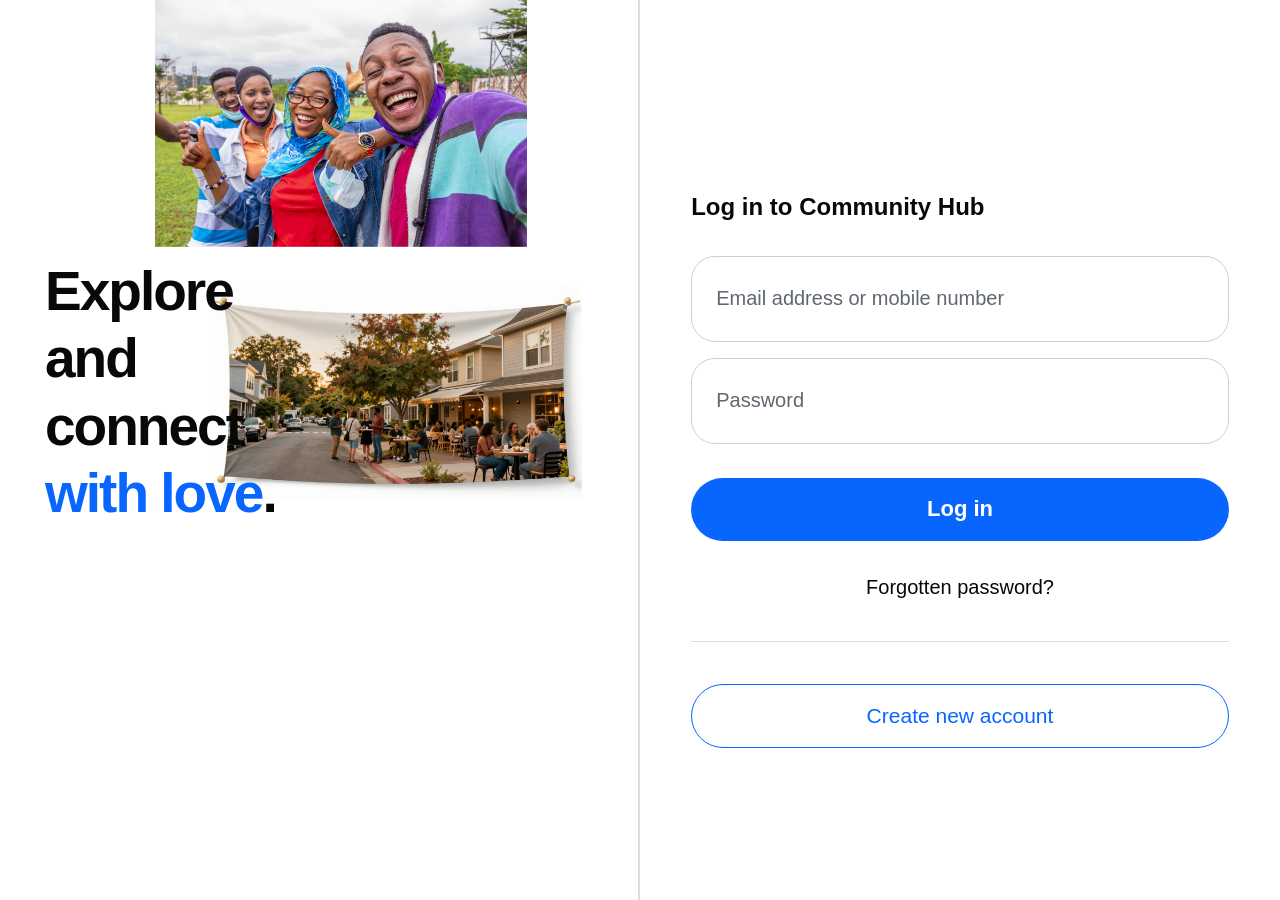
<file: html/login.html>
<!DOCTYPE html>
<html lang="en">
<head>
    <meta charset="UTF-8">
    <meta name="viewport" content="width=device-width, initial-scale=1.0">
    <title>Log in</title>
    <link rel="stylesheet" href="../Css/login.css">
</head>
<body>

    <main class="login-page">

        <!-- Left side -->
        <section class="left-side">

            <div class="promo-content">
                <h1>
                    Explore<br>
                    and<br>
                    connect<br>
                    <span>with love</span>.
                </h1>

                <img src="../images/since.png"
                     alt="Community gatherings"
                     class="promo-image">

                <img src="../images/Ist picture.jpg"
                     alt="Community gatherings"
                     class="promo-image1">
            </div>
        </section>

        <!-- Right side -->
        <section class="right-side">
            <div class="login-form">

                <h2>Log in to Community Hub</h2>

                <form action="login.php" method="post">

                    <div class="input-group">
                        <input type="text"
                               id="email"
                               name="email"
                               placeholder="Email address or mobile number"
                               aria-label="Email address or mobile number"
                               required>
                    </div>

                    <div class="input-group">
                        <input type="password"
                               id="password"
                               name="password"
                               placeholder="Password"
                               aria-label="Password"
                               required>
                    </div>

                    <button type="submit" class="login-btn">
                        Log in
                    </button>

                </form>

                <a href="forgot-password.html" class="forgot-link">
                    Forgotten password?
                </a>

                <div class="separator"></div>

                <a href="Registration.html" class="create-account">
                    Create new account
                </a>


            </div>
        </section>

    </main>

</body>
</html>
</file>
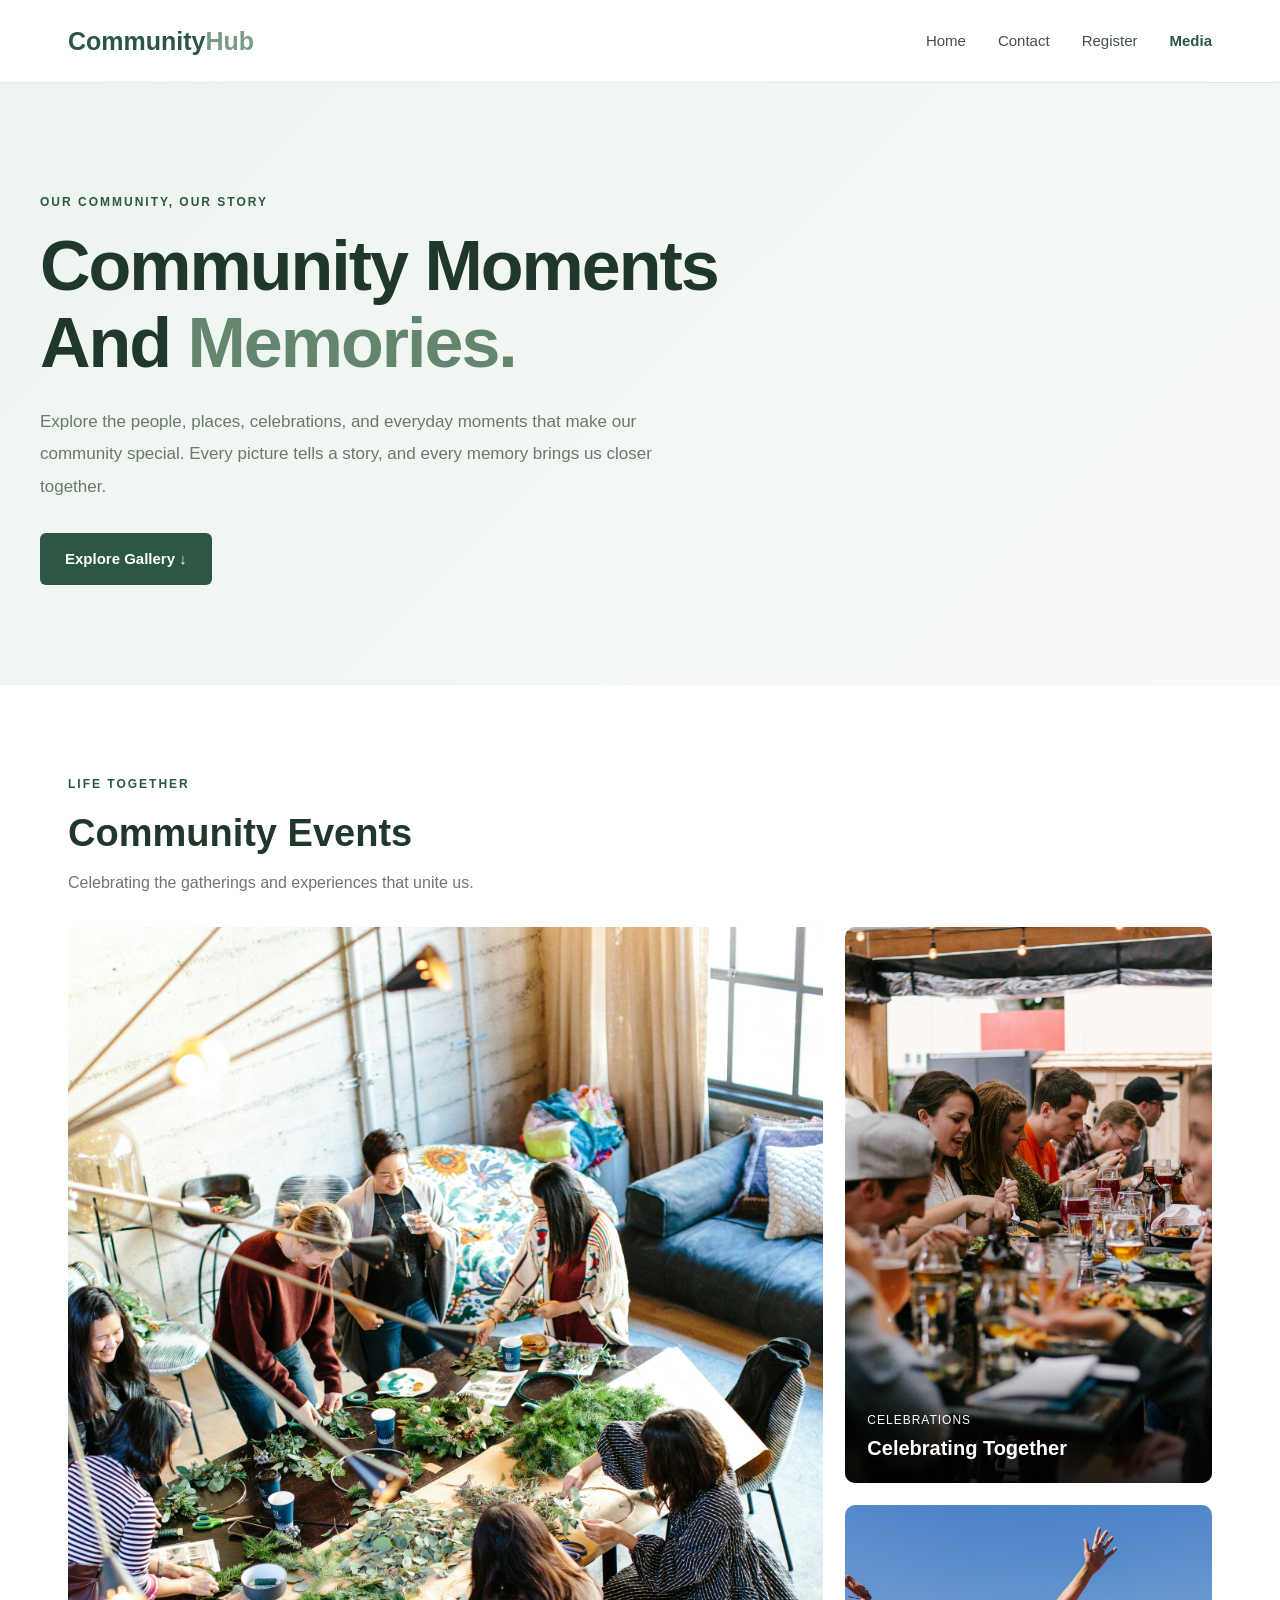
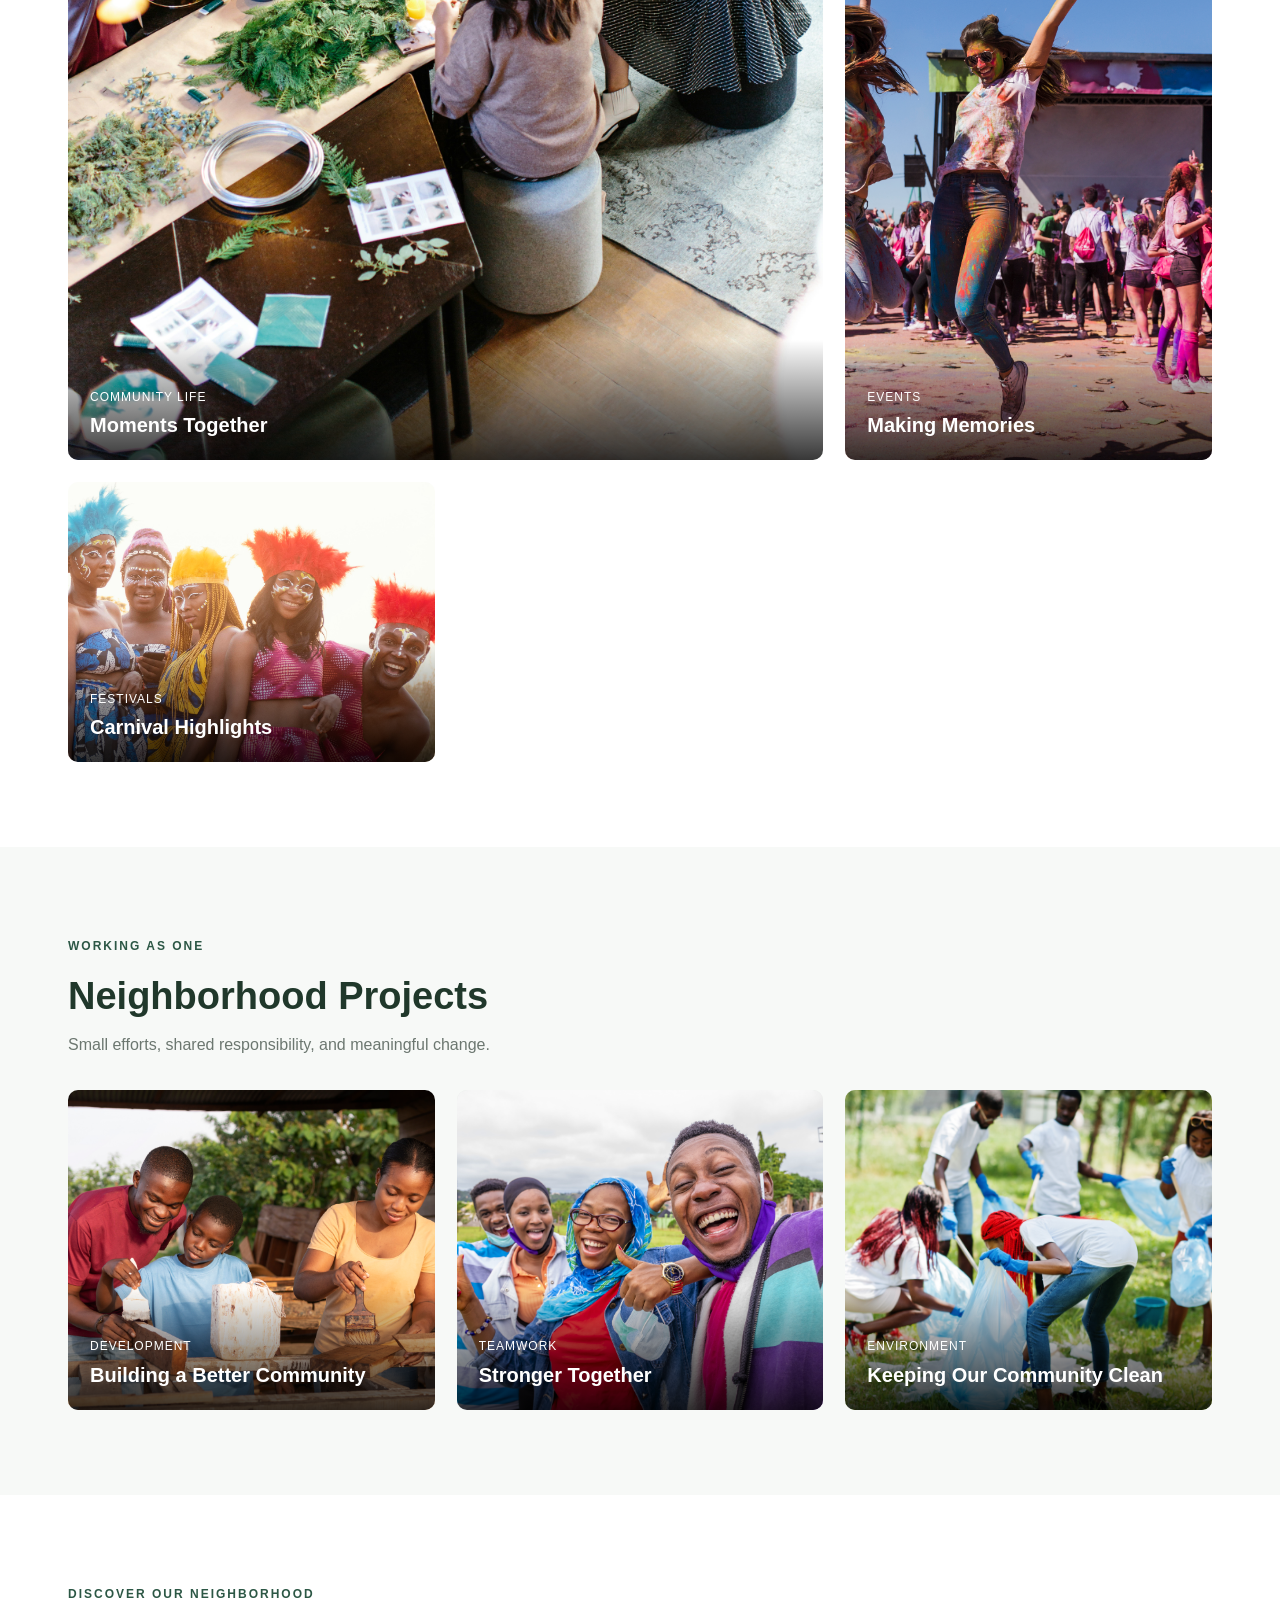
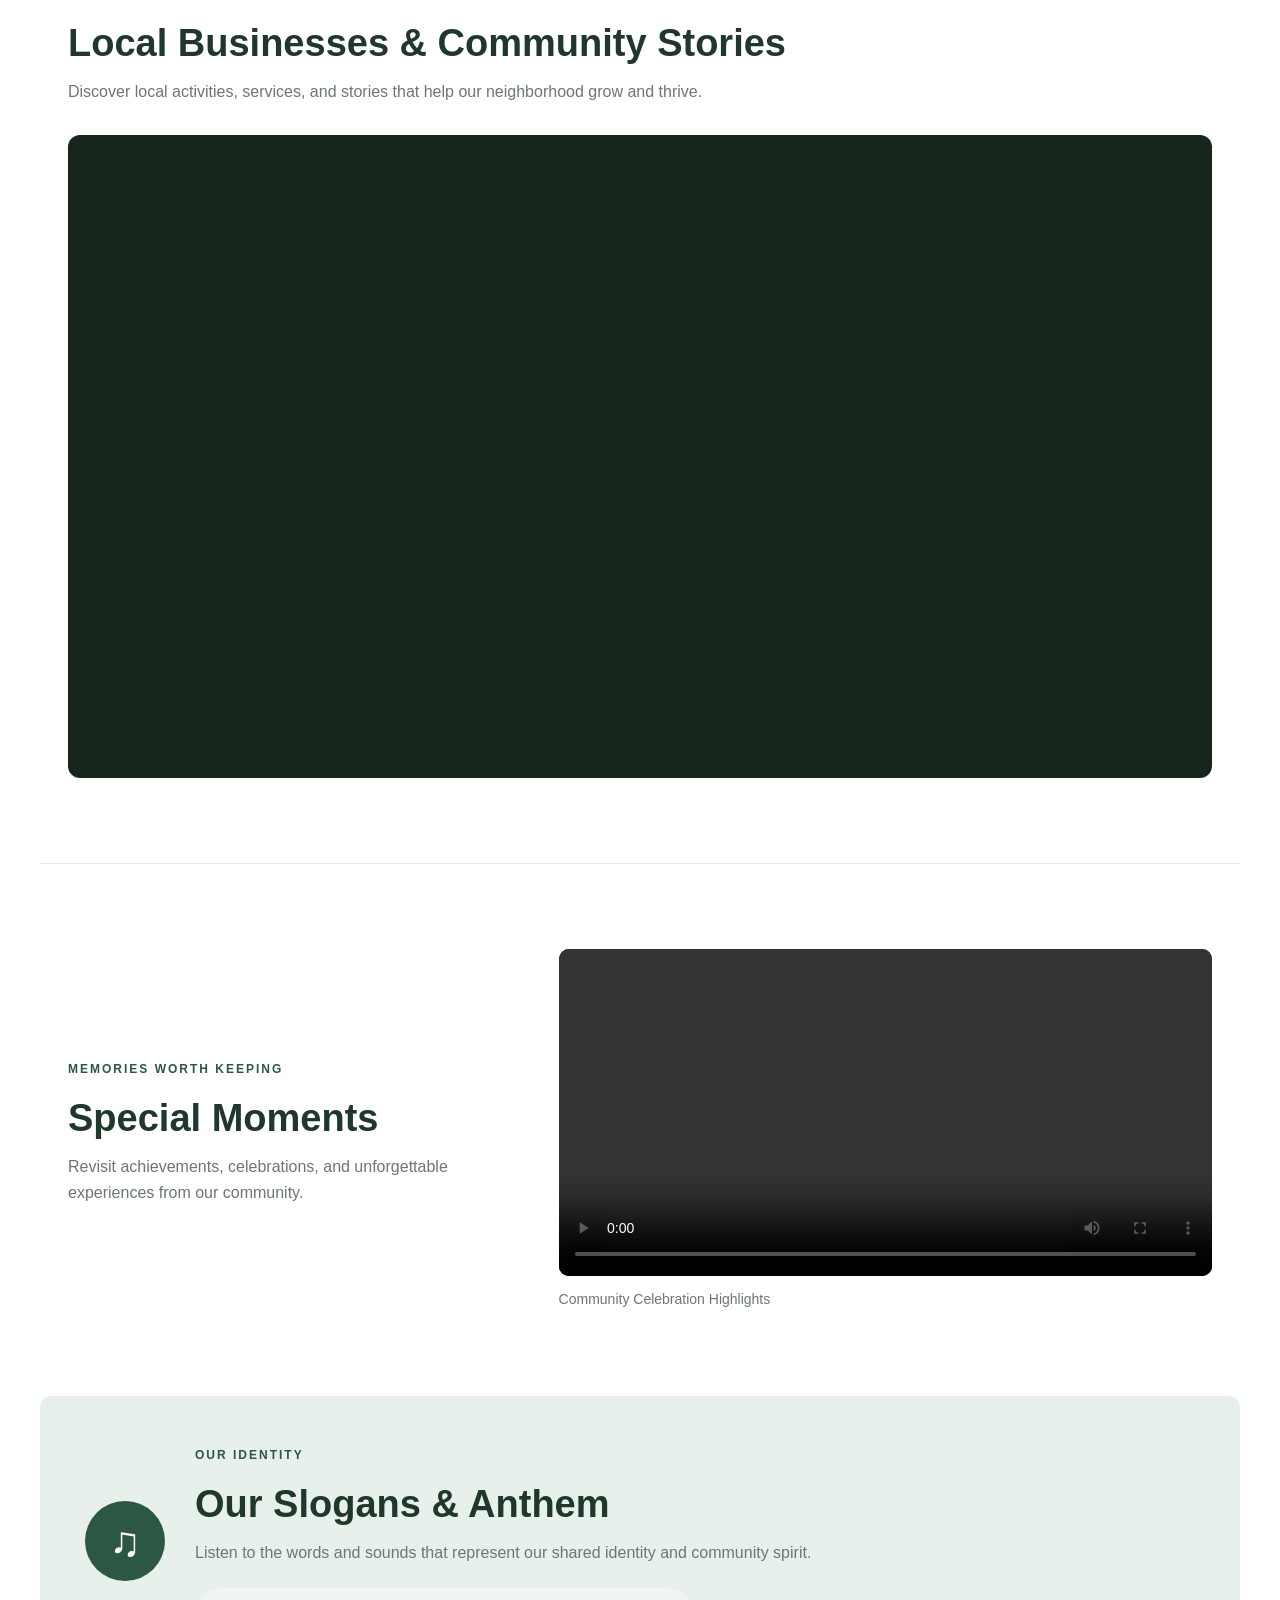
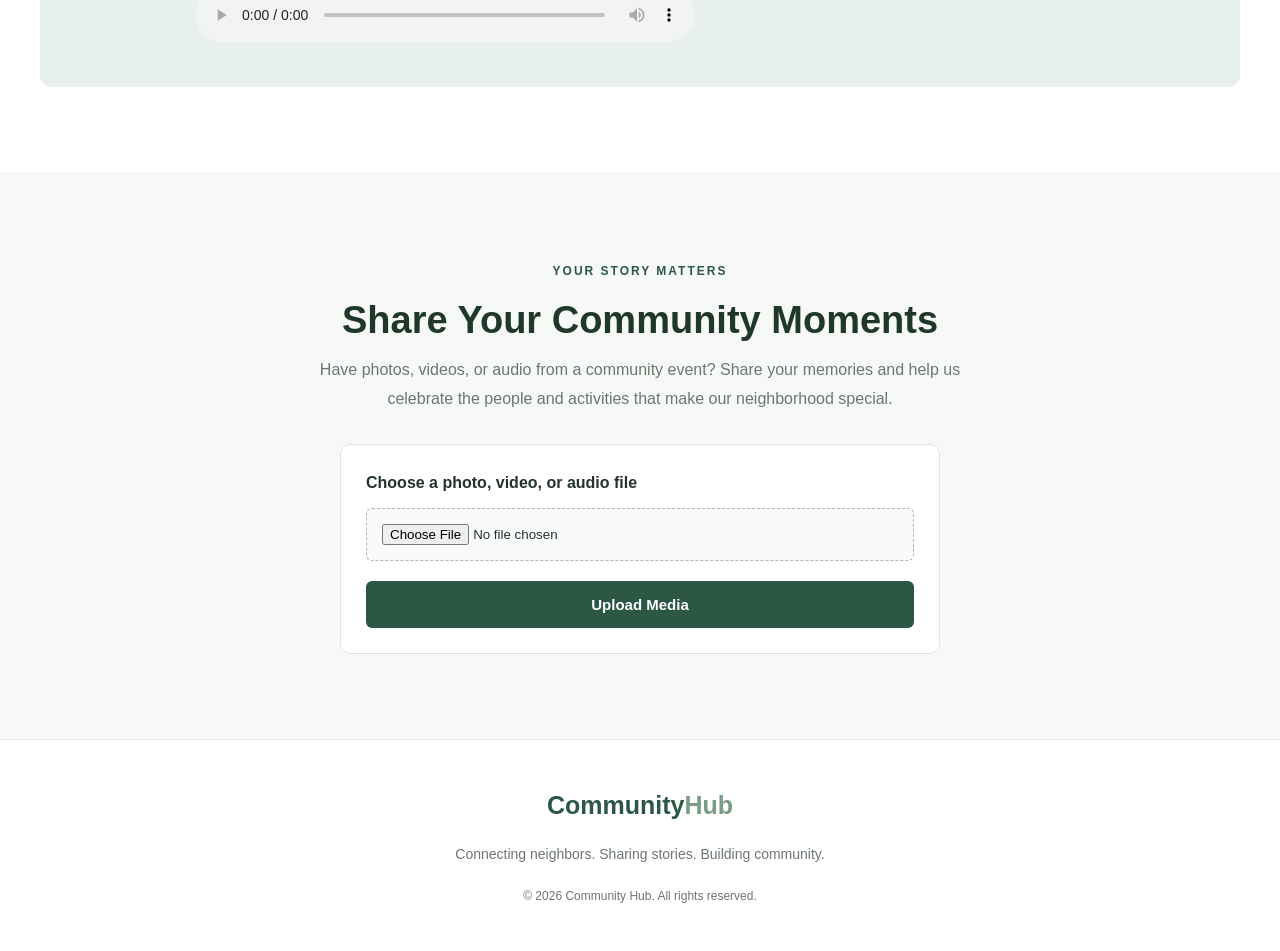
<file: html/media2.html>
<!DOCTYPE html>
<html lang="en">

<head>
    <meta charset="UTF-8">
    <meta name="viewport" content="width=device-width, initial-scale=1.0">
    <title>Media Gallery | Community Hub</title>
    <link rel="stylesheet" href="../Css/media.css">
</head>

<body>

    <!-- Navigation -->
    <header class="site-header">
        <div class="navbar">
            <a href="index.html" class="logo">Community<span>Hub</span></a>

            <nav>
                <ul>
                    <li><a href="index.html">Home</a></li>
                    <li><a href="contact.html">Contact</a></li>
                    <li><a href="Registration.html">Register</a></li>
                    <li><a href="media2.html" class="active">Media</a></li>
                </ul>
            </nav>
        </div>
    </header>

    <main>

        <!-- Hero section -->
        <section class="hero">
            <div class="hero-content">
                <span class="eyebrow">OUR COMMUNITY, OUR STORY</span>
                <h1>Community Moments<br>And <span>Memories.</span></h1>

                <p>
                    Explore the people, places, celebrations, and everyday
                    moments that make our community special. Every picture
                    tells a story, and every memory brings us closer together.
                </p>

                <a href="#community-events" class="hero-btn">
                    Explore Gallery &darr;
                </a>
            </div>
        </section>

        <!-- Community events -->
        <section class="gallery-section" id="community-events">

            <div class="section-heading">
                <div>
                    <span class="eyebrow">LIFE TOGETHER</span>
                    <h2>Community Events</h2>
                    <p>Celebrating the gatherings and experiences that unite us.</p>
                </div>
            </div>

            <div class="photo-grid events-grid">

                <figure class="photo-card photo-large">
                    <img src="../images/together.jpg" alt="Residents enjoying a local gathering">
                    <figcaption>
                        <span>Community Life</span>
                        <h3>Moments Together</h3>
                    </figcaption>
                </figure>

                <figure class="photo-card">
                    <img src="../images/US.jpg" alt="Community celebration">
                    <figcaption>
                        <span>Celebrations</span>
                        <h3>Celebrating Together</h3>
                    </figcaption>
                </figure>

                <figure class="photo-card">
                    <img src="../images/events.jpg" alt="Community event">
                    <figcaption>
                        <span>Events</span>
                        <h3>Making Memories</h3>
                    </figcaption>
                </figure>

                <figure class="photo-card">
                    <img src="../images/carnival.jpg" alt="Community carnival">
                    <figcaption>
                        <span>Festivals</span>
                        <h3>Carnival Highlights</h3>
                    </figcaption>
                </figure>

            </div>
        </section>

        <!-- Neighborhood projects -->
        <section class="gallery-section projects-section">

            <div class="section-heading">
                <div>
                    <span class="eyebrow">WORKING AS ONE</span>
                    <h2>Neighborhood Projects</h2>
                    <p>Small efforts, shared responsibility, and meaningful change.</p>
                </div>
            </div>

            <div class="photo-grid projects-grid">

                <figure class="photo-card">
                    <img src="../images/projects.jpg" alt="Residents working on a neighborhood project">
                    <figcaption>
                        <span>Development</span>
                        <h3>Building a Better Community</h3>
                    </figcaption>
                </figure>

                <figure class="photo-card">
                    <img src="../images/Ist picture.jpg" alt="Community members working together">
                    <figcaption>
                        <span>Teamwork</span>
                        <h3>Stronger Together</h3>
                    </figcaption>
                </figure>

                <figure class="photo-card">
                    <img src="../images/cleaning.jpg" alt="Volunteers taking part in a community cleanup">
                    <figcaption>
                        <span>Environment</span>
                        <h3>Keeping Our Community Clean</h3>
                    </figcaption>
                </figure>

            </div>
        </section>

        <!-- Local businesses and video -->
        <section class="media-section">
            <div class="media-intro">
                <span class="eyebrow">DISCOVER OUR NEIGHBORHOOD</span>
                <h2>Local Businesses & Community Stories</h2>
                <p>
                    Discover local activities, services, and stories that
                    help our neighborhood grow and thrive.
                </p>
            </div>

            <div class="video-wrapper">
                <iframe width="560" height="315" src="https://www.youtube.com/embed/uWQ_8CtvzoY?si=400f7nSw1EgJ0pN9"
                    title="YouTube video player" frameborder="0"
                    allow="accelerometer; autoplay; clipboard-write; encrypted-media; gyroscope; picture-in-picture; web-share"
                    referrerpolicy="strict-origin-when-cross-origin" allowfullscreen></iframe>
            </div>
        </section>

        <!-- Special moments -->
        <section class="special-section">
            <div class="special-content">
                <span class="eyebrow">MEMORIES WORTH KEEPING</span>
                <h2>Special Moments</h2>
                <p>
                    Revisit achievements, celebrations, and unforgettable
                    experiences from our community.
                </p>
            </div>

            <div class="video-card">
                <video controls preload="metadata">
                    <source src="../videos/canival23.mp4" type="video/mp4">
                    Your browser does not support the video element.
                </video>
                <p>Community Celebration Highlights</p>
            </div>
        </section>

        <!-- Audio section -->
        <section class="audio-section">
            <div class="audio-icon">&#9835;</div>

            <div class="audio-content">
                <span class="eyebrow">OUR IDENTITY</span>
                <h2>Our Slogans & Anthem</h2>
                <p>
                    Listen to the words and sounds that represent our
                    shared identity and community spirit.
                </p>

                <audio controls preload="metadata">
                    <source src="../audio/slogans.mp3" type="audio/mpeg">
                    Your browser does not support the audio element.
                </audio>
            </div>
        </section>

        <!-- Upload media -->
        <section class="upload-section">
            <div class="upload-content">
                <span class="eyebrow">YOUR STORY MATTERS</span>
                <h2>Share Your Community Moments</h2>

                <p>
                    Have photos, videos, or audio from a community event?
                    Share your memories and help us celebrate the people
                    and activities that make our neighborhood special.
                </p>

                <form action="submit-media.php" method="post" enctype="multipart/form-data">

                    <label for="media" class="upload-label">
                        Choose a photo, video, or audio file
                    </label>

                    <input type="file" id="media" name="media" accept="image/*,video/*,audio/*" required>

                    <button type="submit" class="upload-btn">
                        Upload Media
                    </button>
                </form>
            </div>
        </section>

    </main>

    <!-- Footer -->
    <footer class="site-footer">
        <a href="index.html" class="logo">Community<span>Hub</span></a>
        <p>Connecting neighbors. Sharing stories. Building community.</p>
        <p class="copyright">&copy; 2026 Community Hub. All rights reserved.</p>
    </footer>

</body>

</html>
</file>
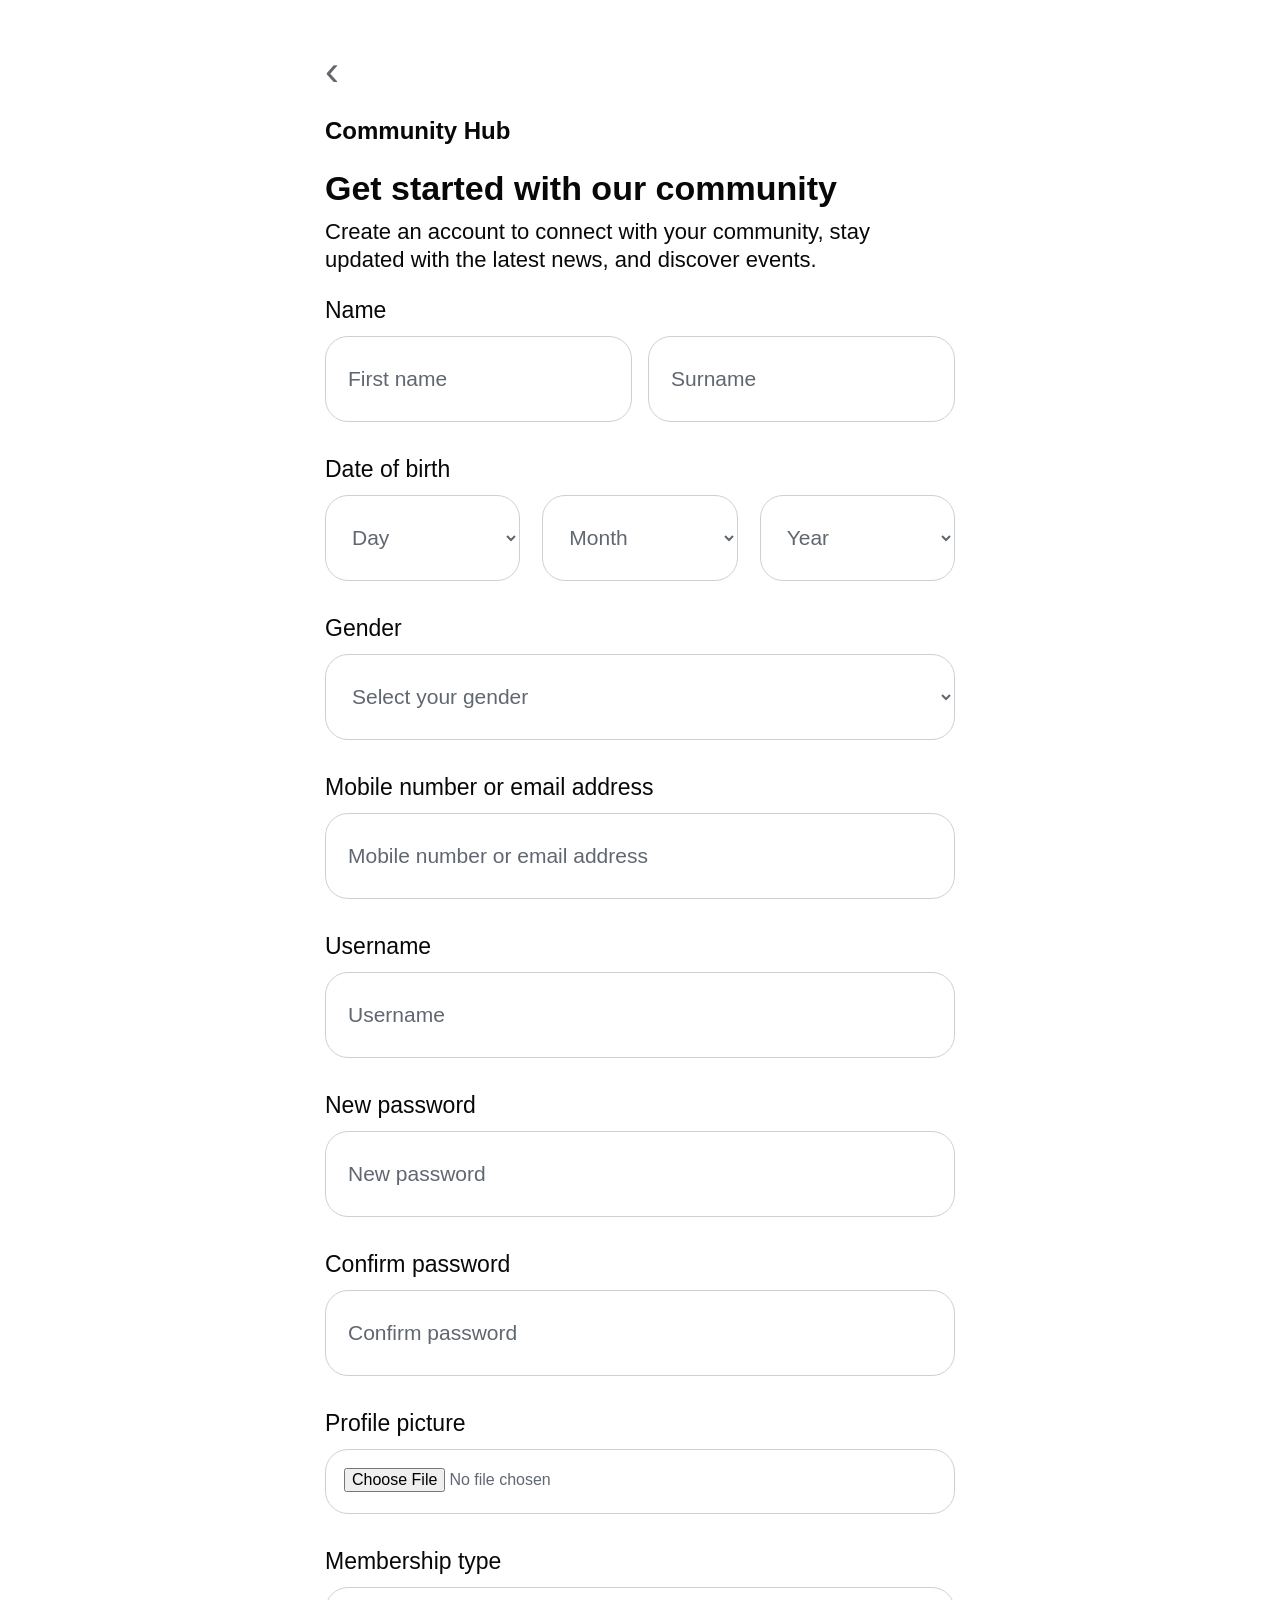
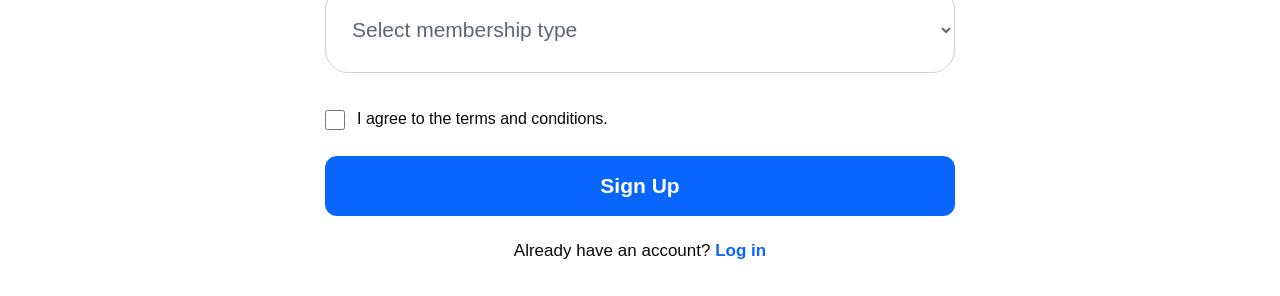
<file: html/Registration.html>
<!DOCTYPE html>
<html lang="en">
<head>
    <meta charset="UTF-8">
    <meta name="viewport" content="width=device-width, initial-scale=1.0">
    <title>Register</title>
    <link rel="stylesheet" href="../Css/registration.css">
</head>
<body>

    <main class="registration-page">

        <header class="page-header">
            <a href="index.html" class="back-link" aria-label="Go back">
                &#8249;
            </a>

            <h1>Community Hub</h1>

            <h2>Get started with our community</h2>
            <p class="intro">
                Create an account to connect with your community,
                stay updated with the latest news, and discover events.
            </p>
        </header>

        <form action="submit-contact-form.php"
              method="post"
              enctype="multipart/form-data">

            <div class="form-group">
                <label>Name</label>

                <div class="name-row">
                    <input type="text" id="fname" name="fname"
                           placeholder="First name" required>

                    <input type="text" id="lastname" name="lastname"
                           placeholder="Surname" required>
                </div>
            </div>

            <div class="form-group">
                <label for="day">Date of birth</label>

                <div class="dob-row">
                    <select id="day" name="day" required>
                        <option value="">Day</option>
                        <option value="1">1</option>
                        <option value="2">2</option>
                        <option value="3">3</option>
                        <option value="4">4</option>
                        <option value="5">5</option>
                        <option value="6">6</option>
                        <option value="7">7</option>
                        <option value="8">8</option>
                        <option value="9">9</option>
                        <option value="10">10</option>
                        <option value="11">11</option>
                        <option value="12">12</option>
                        <option value="13">13</option>
                        <option value="14">14</option>
                        <option value="15">15</option>
                        <option value="16">16</option>
                        <option value="17">17</option>
                        <option value="18">18</option>
                        <option value="19">19</option>
                        <option value="20">20</option>
                        <option value="21">21</option>
                        <option value="22">22</option>
                        <option value="23">23</option>
                        <option value="24">24</option>
                        <option value="25">25</option>
                        <option value="26">26</option>
                        <option value="27">27</option>
                        <option value="28">28</option>
                        <option value="29">29</option>
                        <option value="30">30</option>
                        <option value="31">31</option>
                    </select>

                    <select id="month" name="month" required>
                        <option value="">Month</option>
                        <option value="1">January</option>
                        <option value="2">February</option>
                        <option value="3">March</option>
                        <option value="4">April</option>
                        <option value="5">May</option>
                        <option value="6">June</option>
                        <option value="7">July</option>
                        <option value="8">August</option>
                        <option value="9">September</option>
                        <option value="10">October</option>
                        <option value="11">November</option>
                        <option value="12">December</option>
                    </select>

                    <select id="year" name="year" required>
                        <option value="">Year</option>
                        <option value="2010">2010</option>
                        <option value="2009">2009</option>
                        <option value="2008">2008</option>
                        <option value="2007">2007</option>
                        <option value="2006">2006</option>
                        <option value="2005">2005</option>
                        <option value="2004">2004</option>
                        <option value="2003">2003</option>
                        <option value="2002">2002</option>
                        <option value="2001">2001</option>
                        <option value="2000">2000</option>
                        <option value="1999">1999</option>
                        <option value="1998">1998</option>
                        <option value="1997">1997</option>
                        <option value="1996">1996</option>
                        <option value="1995">1995</option>
                        <option value="1994">1994</option>
                        <option value="1993">1993</option>
                        <option value="1992">1992</option>
                        <option value="1991">1991</option>
                        <option value="1990">1990</option>
                    </select>
                </div>
            </div>

            <div class="form-group">
                <label for="gender">Gender</label>

                <select id="gender" name="gender" required>
                    <option value="">Select your gender</option>
                    <option value="female">Female</option>
                    <option value="male">Male</option>
                    <option value="other">Other</option>
                    <option value="custom">Prefer not to say</option>
                </select>
            </div>

            <div class="form-group">
                <label for="email">Mobile number or email address</label>
                <input type="text" id="email" name="email"
                       placeholder="Mobile number or email address"
                       required>
            </div>

            <div class="form-group">
                <label for="Username">Username</label>
                <input type="text" id="Username" name="Username"
                       placeholder="Username" required>
            </div>

            <div class="form-group">
                <label for="password">New password</label>
                <input type="password" id="password" name="password"
                       placeholder="New password" required>
            </div>

            <div class="form-group">
                <label for="confirm_password">Confirm password</label>
                <input type="password" id="confirm_password"
                       name="confirm_password"
                       placeholder="Confirm password" required>
            </div>

            <div class="form-group">
                <label for="profile">Profile picture</label>
                <input type="file" id="profile" name="profile"
                       accept="image/*">
            </div>

            <div class="form-group">
                <label for="type">Membership type</label>
                <select id="type" name="type" required>
                    <option value="">Select membership type</option>
                    <option value="basic">Basic Membership</option>
                    <option value="Verified">Verified Resident</option>
                    <option value="local">Local Business</option>
                    <option value="leader">Community Leader</option>
                    <option value="Premium">Premium Membership</option>
                </select>
            </div>

            <div class="terms-group">
                <input type="checkbox" id="terms" name="terms" required>
                <label for="terms">
                    I agree to the terms and conditions.
                </label>
            </div>

            <button type="submit">Sign Up</button>

            <p class="login-link">
                Already have an account?
                <a href="login.html">Log in</a>
            </p>

        </form>
    </main>

</body>
</html>
</file>
<file: Css/styles.css>
* {
    box-sizing: border-box;
    margin: 0;
    padding: 0;
}

body {
    font-family:Arial, Helvetica, sans-serif;
    background: linear-gradient(180deg, #eff6ff 0%, #f8fafc 35%, #ffffff 100%);
    color:#0f172a;
    line-height: 1.6;
}

header {
    background-color: #1F6F5F;
    color: #fff;
    padding: 20px 40px;
    font-size: 1.5rem;
}

header h1 {
    margin-bottom: 10px;
}

nav ul {
    list-style: none;
    display: flex;
    gap: 20px;
}

nav a {
    color:#fff;
    text-decoration:none;
    font-weight:600;
    font-size: 1.25rem;
}
nav a:hover {
    text-decoration:underline;
}
.nav-buttons button{
  padding:12px 20px;
  border:none;
  border-radius:8px;
  cursor:pointer;
  font-weight:600;
  text-align: center;
}

.login-btn{
  background:#eee;
}

.join-btn{
  background:#0d8a54;
  color:white;
  margin-left:10px;
}
main {
    /* padding: 40px; */
    /* max-width: 1200px; */
    margin: 0 auto;
}
.hero {
   position:relative;
   min-height:100vh;
   background-image:url('../images/hero.png');
   background-size:cover;
   background-position:center;
   display:flex;
   align-items:center;
   padding:80px 8%;
}

.overlay{
  position:absolute;
  top:0;
  left:0;
  width:100%;
  height:100%;
  background: linear-gradient(
    to right,
    rgba(255,255,255,0.92),
    rgba(255,255,255,0.55),
    rgba(255,255,255,0.15)
  );
}
.hero-content {
    position:relative;
    max-width:700px;
    z-index:2;
}
.badge {
    display:inline-block;
    background-color:#1F6F5F;
    color:#fff;
    padding:5px 15px;
    font-size:0.9rem;
    font-weight:600;
    border-radius:20px;
    margin-bottom:20px;
}
.hero-content h1 {
    color:#1B1B1B;
    font-size: 2.5rem;
    margin-bottom: 20px;
}
.hero-content h1 span {
    color:#1F6F5F;
}
.hero-content p {
    color: #1B1B1B;
    font-size: 1.25rem;
    margin-bottom: 30px;
}
.hero-buttons {
    display: flex;
    gap: 20px;
    margin-bottom: 30px;
}
.hero-buttons a {
    padding: 10px 20px;
    background-color: #1F6F5F;
    color: #fff;
    text-decoration: none;
    font-weight: 600;
    border-radius: 5px;
}
.btn-secondary {
    border: 1px solid black;
    color: black;
}

.stats {
  background:white;
  padding:20px;
  border-radius:25px;
  display:flex;
  justify-content:space-between;
  flex-wrap:wrap;
  gap:15px;
  box-shadow:0 5px 20px rgba(0,0,0,0.1);
}

.nav_login-container {
    display: flex;
    justify-content: space-between;
    align-items: center;
}

.content_section {
    padding: 2rem;
}
#content {
    display: flex;
    align-items: center;
    justify-content: space-between;
    padding: 80px 8%;
    min-height: 100vh;
    /* padding: 2rem; */
    font-size: 1.1rem;
    /* text-align:left; */
}
    
.content-text {
    width: 50%;
}
#content h2 {
    font-size: 2rem;
    margin-bottom: 1rem;
}
#content p {
    font-size: 1.15rem;
    margin-bottom: 1.5rem;
}
.content-image {
    width: 45%;
    display:grid;
    grid-template-columns:1fr 1fr;
    gap:20px;
}
.content-image img {
    width: 100%;
    border-radius: 15px;
    height:280px;
    object-fit:cover;
    border-radius:10px;
}
#features {
    background:#1F6F5F;
    color:white;
}
#features h4 {
    font-size: 1.75rem;
    margin-bottom: 1rem;
    text-align: center;
}
#features ul {
    list-style: disc;
    padding-left: 1rem;
    max-width: 800px;
    margin: 0 auto;
}
#features li {
    font-size: 1.15rem;
    margin-bottom: 0.75rem;
}
.section-title {
    text-align: center;
    font-size: 2rem;
    margin: 40px 0 20px;
    color:#1a1a1a;
}
.gallery-section {
    display:grid;
    grid-template-columns:repeat(4,1fr);
    gap:20px;
    padding:80px 8%;
}
.gallery-card{
  background:white;
  border-radius:15px;
  overflow:hidden;
  box-shadow:0 5px 15px rgba(0,0,0,0.08);
  transition:0.3s;
}
.gallery-card img{
  width:100%;
  height:220px;
  object-fit:cover;
}
.gallery-card h3{
  font-size:22px;
  margin:20px 20px 10px;
  color:#1a1a1a;
}
.gallery-card p{
  font-size:16px;
  line-height:1.6;
  color:#555;
  margin:0 20px 25px;
}
.table-section {
    padding: 80px 8%;
}
.schedule-table {
    width: 100%;
    border-collapse: collapse;
    background: white;
    border-radius: 15px;
    overflow: hidden;
    box-shadow: 0 5px 15px rgba(0,0,0,0.1);
}
.schedule-table caption {
    font-size: 1.5rem;
    font-weight: 600;
    margin-bottom: 15px;
    color:#1a1a1a;
}
.schedule-table th, .schedule-table td {
    padding: 15px;
    text-align: left;
}
.schedule-table thead {
    background-color: #1F6F5F;
    color: white;
}
.schedule-table tbody tr:nth-child(even) {
    background-color: #f9f9f9;
}
.schedule-table tbody tr:hover {
    background-color: #f1f1f1;
}
.events-section {
    background: #F1E2D1;
    padding: 40px;
    width:80%;
    margin:50px auto;
    border-radius: 20px;
}
.events-section h2 {
    font-size: 1.75rem;
    margin-bottom: 20px;
    color:#1a1a1a;
}
.events-section ul {
    list-style: disc;
    padding-left: 1.5rem;
}
.events-section li {
    background: white;
    padding: 15px;
    border-left: 4px solid #1F6F5F;
    border-radius: 10px;
    font-size: 1.15rem;
    margin-bottom: 10px;
    color:#555;
}
.signup-section {
    text-align: center;
    padding: 40px;
}
.signup-section h4 {
    font-size: 1.5rem;
    margin-bottom: 20px;
    color:#1a1a1a;
}
.signup-section button {
    padding: 12px 30px;
    background-color: #1F6F5F;
    color: white;
    border: none;
    border-radius: 8px;
    font-size: 1.15rem;
    cursor: pointer;
}
.signup-section button a {
    color: white;
    text-decoration: none;
}
.footer {
    background-color: #1F6F5F;
    color: white;
    text-align: center;
    padding: 20px;
    margin-top: 40px;
}
.footer address {
    margin-top: 10px;
    font-size: 0.9rem;
    font-style: normal;
    line-height: 1.5;
}
.footer a {
    color: #eee;
    text-decoration: none;
    display: inline-block;
    margin-top: 10px;
}
.footer a:hover {
    text-decoration: underline;
}
.footer p {
    margin-top: 10px;
    font-size: 0.9rem;
    color: #eee;
}
</file>
<file: Css/contact.css>
/* GENERAL STYLES */
* {
    margin: 0;
    padding: 0;
    box-sizing: border-box;
}

html {
    scroll-behavior: smooth;
}

body {
    font-family: Arial, Helvetica, sans-serif;
    color: #24332c;
    background: #ffffff;
    line-height: 1.6;
}

a {
    text-decoration: none;
}

:root {
    --primary: #2c5745;
    --primary-dark: #1d4032;
    --accent: #e8f0eb;
    --text: #24332c;
    --muted: #6c7770;
    --background: #f7f9f7;
    --border: #dfe7e1;
}

/* NAVIGATION */
.site-header {
    background: #ffffff;
    border-bottom: 1px solid #e6ebe7;
    position: sticky;
    top: 0;
    z-index: 100;
}

.navbar {
    max-width: 1200px;
    min-height: 82px;
    margin: auto;
    padding: 15px 28px;
    display: flex;
    align-items: center;
    justify-content: space-between;
    gap: 25px;
}

.logo {
    font-size: 25px;
    font-weight: 800;
    color: var(--primary);
    white-space: nowrap;
}

.logo span {
    color: #7a9b84;
}

.navbar nav ul {
    display: flex;
    align-items: center;
    gap: 32px;
    list-style: none;
}

.navbar nav a {
    color: #43534a;
    font-size: 15px;
    transition: color 0.2s ease;
}

.navbar nav a:hover,
.navbar nav a.active {
    color: var(--primary);
    font-weight: 700;
}

/* SHARED TEXT */
.eyebrow {
    display: inline-block;
    color: var(--primary);
    font-size: 12px;
    font-weight: 800;
    letter-spacing: 2px;
    margin-bottom: 16px;
}

/* HERO */
.hero {
    background: linear-gradient(135deg, #edf4ef, #f8faf8);
    padding: 100px 28px;
}

.hero-content {
    max-width: 1200px;
    margin: auto;
}

.hero h1 {
    font-size: clamp(42px, 5.5vw, 70px);
    line-height: 1.12;
    letter-spacing: -2px;
    color: #20382b;
    margin-bottom: 24px;
}

.hero h1 span {
    color: #64866e;
}

.hero-content > p {
    max-width: 670px;
    font-size: 17px;
    line-height: 1.9;
    color: var(--muted);
    margin-bottom: 30px;
}

.hero-btn {
    display: inline-block;
    padding: 14px 25px;
    background: var(--primary);
    color: #ffffff;
    border-radius: 6px;
    font-size: 15px;
    font-weight: 700;
    transition: background 0.2s ease;
}

.hero-btn:hover {
    background: var(--primary-dark);
}

/* CONTACT INFORMATION */
.contact-section {
    max-width: 1200px;
    margin: auto;
    padding: 85px 28px;
}

.section-heading {
    max-width: 720px;
    margin-bottom: 38px;
}

.section-heading h2,
.contact-sidebar h2,
.form-heading h2,
.closing-section h2 {
    font-size: clamp(28px, 3vw, 38px);
    line-height: 1.25;
    color: #20382b;
    margin-bottom: 14px;
}

.section-heading p,
.contact-sidebar > p,
.form-heading p,
.closing-section p {
    color: var(--muted);
    font-size: 16px;
    line-height: 1.8;
}

.contact-grid {
    display: grid;
    grid-template-columns: repeat(3, minmax(0, 1fr));
    gap: 24px;
}

.info-card {
    padding: 30px 25px;
    background: #ffffff;
    border: 1px solid var(--border);
    border-radius: 10px;
    transition: transform 0.2s ease,
                border-color 0.2s ease;
}

.info-card:hover {
    transform: translateY(-4px);
    border-color: #9db6a4;
}

.info-icon {
    width: 55px;
    height: 55px;
    display: flex;
    align-items: center;
    justify-content: center;
    border-radius: 50%;
    background: var(--accent);
    color: var(--primary);
    font-size: 29px;
    margin-bottom: 20px;
}

.info-card h3 {
    color: var(--primary);
    font-size: 20px;
    margin-bottom: 10px;
}

.info-card p,
.info-card > span {
    color: var(--muted);
    font-size: 14px;
    line-height: 1.8;
}

.info-card a {
    display: inline-block;
    margin-top: 14px;
    color: var(--primary);
    font-size: 14px;
    font-weight: 700;
    overflow-wrap: anywhere;
}

.info-card a:hover {
    text-decoration: underline;
}

/* MESSAGE AREA */
.message-section {
    padding: 90px 28px;
    background: var(--background);
}

.message-layout {
    max-width: 1200px;
    margin: auto;
    display: grid;
    grid-template-columns: 0.8fr 1.2fr;
    align-items: start;
    gap: 65px;
}

/* LEFT SIDEBAR */
.contact-sidebar {
    padding-top: 15px;
}

.contact-sidebar > p {
    margin-bottom: 35px;
}

.hours-block,
.social-block {
    padding-top: 28px;
    margin-top: 28px;
    border-top: 1px solid #dce5de;
}

.hours-block h3,
.social-block h3 {
    color: var(--primary);
    font-size: 19px;
    margin-bottom: 18px;
}

.hours-row {
    display: flex;
    justify-content: space-between;
    align-items: flex-start;
    gap: 15px;
    padding: 12px 0;
    border-bottom: 1px solid #e4eae5;
    font-size: 13px;
}

.hours-row span:first-child {
    color: #43534a;
}

.hours-row span:last-child {
    color: var(--primary);
    font-weight: 700;
    text-align: right;
}

.social-block > p {
    color: var(--muted);
    font-size: 14px;
    margin-bottom: 18px;
}

.social-links {
    display: flex;
    flex-wrap: wrap;
    gap: 10px;
}

.social-links a {
    padding: 9px 14px;
    border: 1px solid #cbd9ce;
    border-radius: 5px;
    color: var(--primary);
    background: #ffffff;
    font-size: 13px;
    font-weight: 700;
    transition: background 0.2s ease;
}

.social-links a:hover {
    background: var(--accent);
}

/* FORM */
.form-wrapper {
    min-width: 0;
    padding: 38px;
    background: #ffffff;
    border: 1px solid var(--border);
    border-radius: 10px;
}

.form-heading {
    margin-bottom: 30px;
}

.form-heading h2 {
    font-size: 32px;
}

.form-row {
    display: grid;
    grid-template-columns: repeat(2, minmax(0, 1fr));
    gap: 18px;
}

.form-group {
    display: flex;
    flex-direction: column;
    margin-bottom: 22px;
    min-width: 0;
}

.form-group label,
.choice-group legend {
    color: #304238;
    font-size: 14px;
    font-weight: 700;
    margin-bottom: 9px;
}

.form-group input,
.form-group select,
.form-group textarea {
    width: 100%;
    padding: 14px 15px;
    border: 1px solid #d5ded7;
    border-radius: 6px;
    background: #ffffff;
    color: #24332c;
    font-family: inherit;
    font-size: 14px;
    outline: none;
    transition: border-color 0.2s ease,
                box-shadow 0.2s ease;
}

.form-group input,
.form-group select {
    min-height: 50px;
}

.form-group textarea {
    min-height: 140px;
    resize: vertical;
}

.form-group input::placeholder,
.form-group textarea::placeholder {
    color: #929b95;
}

.form-group input:focus,
.form-group select:focus,
.form-group textarea:focus {
    border-color: var(--primary);
    box-shadow: 0 0 0 3px rgba(44, 87, 69, 0.1);
}

/* RADIO AND CHECKBOX GROUPS */
.choice-group {
    border: none;
    margin-bottom: 25px;
    min-width: 0;
}

.choice-group legend {
    margin-bottom: 10px;
}

.field-hint {
    font-size: 13px;
    color: var(--muted);
    margin-bottom: 14px;
}

.choice-options {
    display: flex;
    flex-wrap: wrap;
    gap: 12px;
}

.choice-item {
    display: inline-flex;
    align-items: center;
    gap: 9px;
    padding: 12px 14px;
    background: #f9fbf9;
    border: 1px solid #dfe7e1;
    border-radius: 6px;
    cursor: pointer;
    font-size: 13px;
    color: #43534a;
}

.choice-item input {
    accent-color: var(--primary);
    width: 16px;
    height: 16px;
    cursor: pointer;
}

.choice-item:has(input:checked) {
    background: var(--accent);
    border-color: #9db6a4;
}

.services-options {
    display: grid;
    grid-template-columns: 1fr;
}

/* FORM BUTTONS */
.form-buttons {
    display: flex;
    flex-wrap: wrap;
    gap: 14px;
    margin-top: 30px;
}

.submit-btn,
.reset-btn {
    min-height: 50px;
    padding: 13px 24px;
    border-radius: 6px;
    font-family: inherit;
    font-size: 14px;
    font-weight: 700;
    cursor: pointer;
    transition: background 0.2s ease,
                color 0.2s ease;
}

.submit-btn {
    flex: 1;
    border: 1px solid var(--primary);
    background: var(--primary);
    color: #ffffff;
}

.submit-btn:hover {
    background: var(--primary-dark);
}

.reset-btn {
    border: 1px solid #cbd6ce;
    background: #ffffff;
    color: var(--primary);
}

.reset-btn:hover {
    background: var(--accent);
}

/* CLOSING SECTION */
.closing-section {
    text-align: center;
    padding: 85px 25px;
    max-width: 800px;
    margin: auto;
}

.closing-section h2 {
    margin-bottom: 15px;
}

.closing-section p {
    max-width: 650px;
    margin: auto;
}

/* FOOTER */
.site-footer {
    padding: 45px 25px;
    text-align: center;
    background: #ffffff;
    border-top: 1px solid #e6ebe7;
}

.site-footer .logo {
    display: inline-block;
    margin-bottom: 10px;
}

.site-footer p {
    color: var(--muted);
    font-size: 14px;
    margin-top: 8px;
}

.site-footer .copyright {
    margin-top: 22px;
    font-size: 12px;
}

/* TABLET */
@media (max-width: 900px) {
    .navbar {
        flex-wrap: wrap;
        justify-content: center;
    }

    .navbar nav ul {
        gap: 22px;
        flex-wrap: wrap;
        justify-content: center;
    }

    .contact-grid {
        grid-template-columns: repeat(2, minmax(0, 1fr));
    }

    .message-layout {
        grid-template-columns: 1fr;
        gap: 45px;
    }

    .contact-sidebar {
        max-width: 700px;
    }
}

/* MOBILE */
@media (max-width: 600px) {
    .navbar {
        padding: 18px 15px;
        gap: 15px;
    }

    .navbar nav ul {
        gap: 12px 18px;
    }

    .navbar nav a {
        font-size: 14px;
    }

    .hero {
        padding: 65px 20px;
    }

    .hero h1 {
        letter-spacing: -1px;
    }

    .hero-content > p {
        font-size: 15px;
    }

    .contact-section {
        padding: 55px 20px;
    }

    .contact-grid {
        grid-template-columns: 1fr;
        gap: 16px;
    }

    .info-card {
        padding: 25px;
    }

    .message-section {
        padding: 55px 16px;
    }

    .form-wrapper {
        padding: 24px 18px;
    }

    .form-heading h2 {
        font-size: 28px;
    }

    .form-row {
        grid-template-columns: 1fr;
        gap: 0;
    }

    .hours-row {
        gap: 10px;
        font-size: 12px;
    }

    .choice-options {
        gap: 9px;
    }

    .choice-item {
        padding: 11px;
    }

    .form-buttons {
        flex-direction: column;
    }

    .submit-btn,
    .reset-btn {
        width: 100%;
    }

    .closing-section {
        padding: 60px 22px;
    }
}
</file>
<file: Css/login.css>
* {
    margin: 0;
    padding: 0;
    box-sizing: border-box;
}

body {
    font-family: Arial, Helvetica, sans-serif;
    background: #ffffff;
    color: #080809;
}

.login-page {
    display: grid;
    grid-template-columns: 1fr 1fr;
    min-height: 100vh;
}

/* LEFT SIDE */
.left-side {
    position: relative;
    min-height: 100vh;
    border-right: 2px solid #dadde1;
    padding: 55px 45px;
    overflow: hidden;
}

.promo-content {
    position: relative;
    display: flex;
    align-items: center;
    min-height: 75vh;
}

.promo-content h1 {
    position: relative;
    z-index: 2;
    font-size: clamp(42px, 4.3vw, 76px);
    line-height: 1.22;
    letter-spacing: -2px;
    font-weight: 700;
    flex-shrink: 0;
}

.promo-content h1 span {
    color: #0866ff;
}

.promo-image {
    position: absolute;
    width: 68%;
    max-width: 550px;
    height: auto;
    object-fit: contain;
    left: 30%;
    top: 50%;
    transform: translateY(-50%);
}
.promo-image1 {
    position: absolute;
    width: 68%;
    max-width: 550px;
    height: auto;
    object-fit: contain;
    left: 20%;
    top: 10%;
    transform: translateY(-50%);
}

/* RIGHT SIDE */
.right-side {
    margin-top: 40px;
    display: flex;
    align-items: center;
    justify-content: center;
    padding: 50px 8%;
    min-width: 0;
}

.login-form {
    width: 100%;
    max-width: 760px;
    text-align: center;
}

.login-form h2 {
    font-size: 24px;
    font-weight: 600;
    text-align: left;
    margin-bottom: 35px;
}

.input-group {
    margin-bottom: 16px;
}

.input-group input {
    width: 100%;
    height: 86px;
    border: 1px solid #ccd0d5;
    border-radius: 24px;
    padding: 0 24px;
    font-size: 20px;
    font-family: inherit;
    color: #1c1e21;
    outline: none;
    background: #ffffff;
}

.input-group input::placeholder {
    color: #606770;
    opacity: 1;
}

.input-group input:focus {
    border-color: #8a8d91;
}

/* Login button */
.login-btn {
    width: 100%;
    height: 63px;
    margin-top: 18px;
    background: #0866ff;
    border: none;
    border-radius: 35px;
    color: #ffffff;
    font-size: 22px;
    font-weight: 600;
    cursor: pointer;
}

.login-btn:hover {
    background: #075ce5;
}

/* Forgotten password */
.forgot-link {
    display: inline-block;
    margin-top: 35px;
    color: #080809;
    font-size: 20px;
    text-decoration: none;
}

.forgot-link:hover {
    text-decoration: underline;
}

/* Divider */
.separator {
    height: 1px;
    background: #dadde1;
    margin: 42px 0;
}

/* Create account button */
.create-account {
    display: flex;
    align-items: center;
    justify-content: center;
    width: 100%;
    min-height: 64px;
    border: 1px solid #0866ff;
    border-radius: 35px;
    color: #0866ff;
    font-size: 21px;
    text-decoration: none;
}

.create-account:hover {
    background: #f5f9ff;
}

/* Meta branding */

/* Tablet and mobile */
@media (max-width: 900px) {
    .login-page {
        grid-template-columns: 1fr;
    }

    .left-side {
        min-height: auto;
        border-right: none;
        padding: 25px;
    }

    

    .promo-content {
        display: none;
    }

    .right-side {
        align-items: flex-start;
        padding: 30px 25px 50px;
    }

    .login-form {
        max-width: 600px;
    }

    .login-form h2 {
        margin-bottom: 25px;
    }

    .input-group input {
        height: 65px;
        border-radius: 17px;
        font-size: 17px;
    }

    .login-btn {
        height: 56px;
    }

    .separator {
        margin: 30px 0;
    }
}

@media (max-width: 480px) {
    .left-side {
        padding: 20px;
    }

    .right-side {
        padding: 20px;
    }

    .login-form h2 {
        font-size: 22px;
    }

    .forgot-link {
        font-size: 16px;
    }

    .create-account {
        min-height: 55px;
        font-size: 18px;
    }
}
</file>
<file: Css/media.css>
/* GENERAL STYLES */
* {
    margin: 0;
    padding: 0;
    box-sizing: border-box;
}

html {
    scroll-behavior: smooth;
}

body {
    font-family: Arial, Helvetica, sans-serif;
    color: #24332c;
    background: #ffffff;
    line-height: 1.6;
}

img,
video,
iframe {
    display: block;
    max-width: 100%;
}

img {
    width: 100%;
}

a {
    text-decoration: none;
}

:root {
    --primary: #2c5745;
    --primary-dark: #1d4032;
    --accent: #e8f0eb;
    --text: #24332c;
    --muted: #6c7770;
    --background: #f7f9f7;
}

/* NAVIGATION */
.site-header {
    background: #ffffff;
    border-bottom: 1px solid #e6ebe7;
    position: sticky;
    top: 0;
    z-index: 100;
}

.navbar {
    max-width: 1200px;
    min-height: 82px;
    margin: auto;
    padding: 15px 28px;
    display: flex;
    align-items: center;
    justify-content: space-between;
    gap: 25px;
}

.logo {
    font-size: 25px;
    font-weight: 800;
    color: var(--primary);
    white-space: nowrap;
}

.logo span {
    color: #7a9b84;
}

.navbar nav ul {
    display: flex;
    align-items: center;
    gap: 32px;
    list-style: none;
}

.navbar nav a {
    font-size: 15px;
    color: #43534a;
    transition: color 0.2s ease;
}

.navbar nav a:hover,
.navbar nav a.active {
    color: var(--primary);
    font-weight: 700;
}

/* HERO SECTION */
.hero {
    background: linear-gradient(135deg, #edf4ef, #f8faf8);
    padding: 105px 28px 100px;
}

.hero-content {
    max-width: 1200px;
    margin: auto;
}

.eyebrow {
    display: inline-block;
    color: var(--primary);
    font-size: 12px;
    font-weight: 800;
    letter-spacing: 2px;
    margin-bottom: 16px;
}

.hero h1 {
    max-width: 760px;
    font-size: clamp(42px, 5.5vw, 70px);
    line-height: 1.1;
    letter-spacing: -2px;
    margin-bottom: 24px;
    color: #20382b;
}

.hero h1 span {
    color: #64866e;
}

.hero-content > p {
    max-width: 650px;
    color: var(--muted);
    font-size: 17px;
    line-height: 1.9;
    margin-bottom: 30px;
}

.hero-btn {
    display: inline-block;
    background: var(--primary);
    color: #ffffff;
    padding: 14px 25px;
    border-radius: 6px;
    font-size: 15px;
    font-weight: 700;
    transition: background 0.2s ease;
}

.hero-btn:hover {
    background: var(--primary-dark);
}

/* SHARED GALLERY SECTIONS */
.gallery-section,
.media-section,
.special-section,
.audio-section {
    max-width: 1200px;
    margin: auto;
    padding: 85px 28px;
}

.section-heading {
    display: flex;
    justify-content: space-between;
    align-items: flex-end;
    margin-bottom: 32px;
}

.section-heading h2,
.media-intro h2,
.special-content h2,
.audio-content h2,
.upload-content h2 {
    color: #20382b;
    font-size: clamp(28px, 3vw, 38px);
    line-height: 1.25;
    margin-bottom: 12px;
}

.section-heading p,
.media-intro > p,
.special-content > p,
.audio-content > p,
.upload-content > p {
    color: var(--muted);
    font-size: 16px;
    max-width: 700px;
}

/* PHOTO GRIDS */
.photo-grid {
    display: grid;
    gap: 22px;
}

.events-grid {
    grid-template-columns: repeat(3, minmax(0, 1fr));
}

.photo-card {
    min-width: 0;
    position: relative;
    overflow: hidden;
    min-height: 280px;
    border-radius: 10px;
    background: #e8eee9;
}

.photo-card img {
    width: 100%;
    height: 100%;
    min-height: 280px;
    object-fit: cover;
    transition: transform 0.4s ease;
}

.photo-card:hover img {
    transform: scale(1.04);
}

.photo-card figcaption {
    position: absolute;
    bottom: 0;
    left: 0;
    width: 100%;
    padding: 48px 22px 22px;
    color: #ffffff;
    background: linear-gradient(
        transparent,
        rgba(0, 0, 0, 0.78)
    );
}

.photo-card figcaption span {
    display: block;
    font-size: 12px;
    margin-bottom: 5px;
    letter-spacing: 1px;
    text-transform: uppercase;
}

.photo-card figcaption h3 {
    font-size: 20px;
    line-height: 1.3;
}

.photo-large {
    grid-column: span 2;
    grid-row: span 2;
    min-height: 582px;
}

.photo-large img {
    min-height: 582px;
}

/* PROJECTS */
.projects-section {
    max-width: none;
    background: var(--background);
}

.projects-section .section-heading,
.projects-section .projects-grid {
    max-width: 1144px;
    margin-left: auto;
    margin-right: auto;
}

.projects-grid {
    grid-template-columns: repeat(3, minmax(0, 1fr));
}

.projects-grid .photo-card {
    min-height: 320px;
}

.projects-grid .photo-card img {
    min-height: 320px;
}

/* YOUTUBE VIDEO */
.media-intro {
    margin-bottom: 30px;
}

.video-wrapper {
    position: relative;
    width: 100%;
    aspect-ratio: 16 / 9;
    overflow: hidden;
    border-radius: 12px;
    background: #17251d;
}

.video-wrapper iframe {
    position: absolute;
    inset: 0;
    width: 100%;
    height: 100%;
    border: 0;
}

/* SPECIAL MOMENTS */
.special-section {
    display: grid;
    grid-template-columns: 0.8fr 1.2fr;
    align-items: center;
    gap: 55px;
    border-top: 1px solid #e7ece8;
}

.video-card video {
    width: 100%;
    max-height: 430px;
    object-fit: contain;
    border-radius: 10px;
    background: #111111;
}

.video-card > p {
    color: var(--muted);
    margin-top: 12px;
    font-size: 14px;
}

/* AUDIO */
.audio-section {
    display: flex;
    align-items: center;
    gap: 30px;
    background: var(--accent);
    border-radius: 12px;
    margin-bottom: 85px;
    padding: 45px;
}

.audio-icon {
    flex-shrink: 0;
    width: 80px;
    height: 80px;
    border-radius: 50%;
    display: flex;
    justify-content: center;
    align-items: center;
    background: var(--primary);
    color: #ffffff;
    font-size: 42px;
}

.audio-content {
    flex: 1;
    min-width: 0;
}

.audio-content audio {
    display: block;
    width: 100%;
    max-width: 500px;
    margin-top: 22px;
}

/* UPLOAD SECTION */
.upload-section {
    background: #f7f9f7;
    padding: 85px 28px;
}

.upload-content {
    max-width: 760px;
    margin: auto;
    text-align: center;
}

.upload-content > p {
    margin: 0 auto 30px;
    line-height: 1.8;
}

.upload-content form {
    max-width: 600px;
    margin: auto;
    padding: 25px;
    border: 1px solid #dfe7e1;
    border-radius: 10px;
    background: #ffffff;
    text-align: left;
}

.upload-label {
    display: block;
    color: var(--text);
    font-weight: 700;
    margin-bottom: 12px;
}

.upload-content input[type="file"] {
    width: 100%;
    padding: 15px;
    border: 1px dashed #a8bbae;
    border-radius: 6px;
    background: #f9fbf9;
    margin-bottom: 20px;
}

.upload-btn {
    display: block;
    width: 100%;
    padding: 15px;
    border: none;
    border-radius: 6px;
    background: var(--primary);
    color: #ffffff;
    font-size: 15px;
    font-weight: 700;
    cursor: pointer;
}

.upload-btn:hover {
    background: var(--primary-dark);
}

/* FOOTER */
.site-footer {
    padding: 45px 25px;
    text-align: center;
    background: #ffffff;
    border-top: 1px solid #e6ebe7;
}

.site-footer .logo {
    display: inline-block;
    margin-bottom: 10px;
}

.site-footer p {
    color: var(--muted);
    font-size: 14px;
    margin-top: 8px;
}

.site-footer .copyright {
    margin-top: 22px;
    font-size: 12px;
}

/* TABLETS */
@media (max-width: 850px) {
    .navbar {
        flex-wrap: wrap;
        justify-content: center;
    }

    .navbar nav ul {
        gap: 22px;
        flex-wrap: wrap;
        justify-content: center;
    }

    .hero {
        padding: 75px 25px;
    }

    .gallery-section,
    .media-section,
    .special-section,
    .audio-section {
        padding: 60px 25px;
    }

    .events-grid {
        grid-template-columns: repeat(2, minmax(0, 1fr));
    }

    .photo-large {
        grid-column: span 2;
        grid-row: auto;
        min-height: 350px;
    }

    .photo-large img {
        min-height: 350px;
    }

    .projects-grid {
        grid-template-columns: repeat(2, minmax(0, 1fr));
    }

    .special-section {
        grid-template-columns: 1fr;
        gap: 30px;
    }

    .audio-section {
        margin: 0 20px 60px;
    }
}

/* MOBILE */
@media (max-width: 550px) {
    .navbar {
        padding: 18px 15px;
        gap: 15px;
    }

    .navbar nav ul {
        gap: 12px 18px;
    }

    .navbar nav a {
        font-size: 14px;
    }

    .hero {
        padding: 60px 20px;
    }

    .hero h1 {
        letter-spacing: -1px;
    }

    .hero-content > p {
        font-size: 15px;
    }

    .gallery-section,
    .media-section,
    .special-section {
        padding: 50px 20px;
    }

    .events-grid,
    .projects-grid {
        grid-template-columns: 1fr;
    }

    .photo-large {
        grid-column: auto;
        min-height: 300px;
    }

    .photo-large img {
        min-height: 300px;
    }

    .photo-card,
    .photo-card img,
    .projects-grid .photo-card,
    .projects-grid .photo-card img {
        min-height: 280px;
    }

    .audio-section {
        flex-direction: column;
        align-items: flex-start;
        padding: 30px 22px;
        margin: 0 15px 50px;
        gap: 20px;
    }

    .audio-content audio {
        width: 100%;
    }

    .upload-section {
        padding: 55px 18px;
    }

    .upload-content form {
        padding: 18px;
    }
}
</file>
<file: Css/registration.css>
* {
    box-sizing: border-box;
    margin: 0;
    padding: 0;
}

body {
    font-family: Arial, Helvetica, sans-serif;
    background: #ffffff;
    color: #080809;
}

/* Main form positioning */
.registration-page {
    width: 100%;
    max-width: 650px;
    margin: 50px auto 35px;
    padding: 0 10px;
}

/* Heading */
.page-header {
    margin-bottom: 22px;
}

.back-link {
    display: block;
    width: fit-content;
    margin-bottom: 25px;
    color: #65676b;
    font-size: 42px;
    line-height: 1;
    text-decoration: none;
}

.page-header h1 {
    font-size: 24px;
    font-weight: 700;
    margin-bottom: 22px;
}

.page-header h2 {
    font-size: 34px;
    line-height: 1.25;
    font-weight: 600;
    margin-bottom: 8px;
}

.intro {
    font-size: 22px;
    line-height: 1.3;
    margin-bottom: 22px;
}

/* Form groups */
.form-group {
    margin-bottom: 34px;
}

.form-group > label {
    display: block;
    font-size: 23px;
    font-weight: 500;
    margin-bottom: 12px;
}

/* Name fields */
.name-row {
    display: grid;
    grid-template-columns: 1fr 1fr;
    gap: 16px;
}

/* Date fields */
.dob-row {
    display: grid;
    grid-template-columns: repeat(3, 1fr);
    gap: 22px;
}

/* All input fields and dropdowns */
input:not([type="checkbox"]):not([type="radio"]),
select {
    width: 100%;
    min-width: 0;
    height: 86px;
    padding: 0 22px;
    border: 1px solid #ccd0d5;
    border-radius: 23px;
    background-color: #ffffff;
    color: #606770;
    font-family: inherit;
    font-size: 21px;
    outline: none;
}

input::placeholder {
    color: #606770;
    opacity: 1;
}

input:focus,
select:focus {
    border-color: #1877f2;
}

/* Dropdown appearance */
select {
    cursor: pointer;
    padding-right: 14px;
}

/* Profile picture */
input[type="file"] {
    height: auto !important;
    min-height: 65px;
    padding: 18px !important;
    font-size: 16px !important;
}

/* Terms */
.terms-group {
    display: flex;
    align-items: flex-start;
    gap: 12px;
    margin: 10px 0 25px;
}

.terms-group input {
    width: 20px;
    height: 20px;
    margin-top: 3px;
}

.terms-group label {
    font-size: 16px;
    line-height: 1.5;
}

/* Sign-up button */
button[type="submit"] {
    display: block;
    width: 100%;
    min-height: 60px;
    border: none;
    border-radius: 12px;
    background: #0866ff;
    color: #ffffff;
    font-size: 21px;
    font-weight: 600;
    cursor: pointer;
}

button[type="submit"]:hover {
    background: #075ce5;
}

/* Login link */
.login-link {
    text-align: center;
    margin: 25px 0;
    font-size: 17px;
}

.login-link a {
    color: #0866ff;
    font-weight: 600;
    text-decoration: none;
}

.login-link a:hover {
    text-decoration: underline;
}

/* Responsive design */
@media (max-width: 600px) {
    .registration-page {
        margin-top: 25px;
        padding: 0 18px;
    }

    .page-header h2 {
        font-size: 28px;
    }

    .intro {
        font-size: 18px;
    }

    .form-group > label {
        font-size: 18px;
    }

    input:not([type="checkbox"]):not([type="radio"]),
    select {
        height: 65px;
        padding: 0 14px;
        font-size: 16px;
        border-radius: 17px;
    }

    .dob-row {
        gap: 10px;
    }

    .name-row {
        gap: 10px;
    }

    .dob-row select {
        padding: 0 8px;
    }
}
</file>
